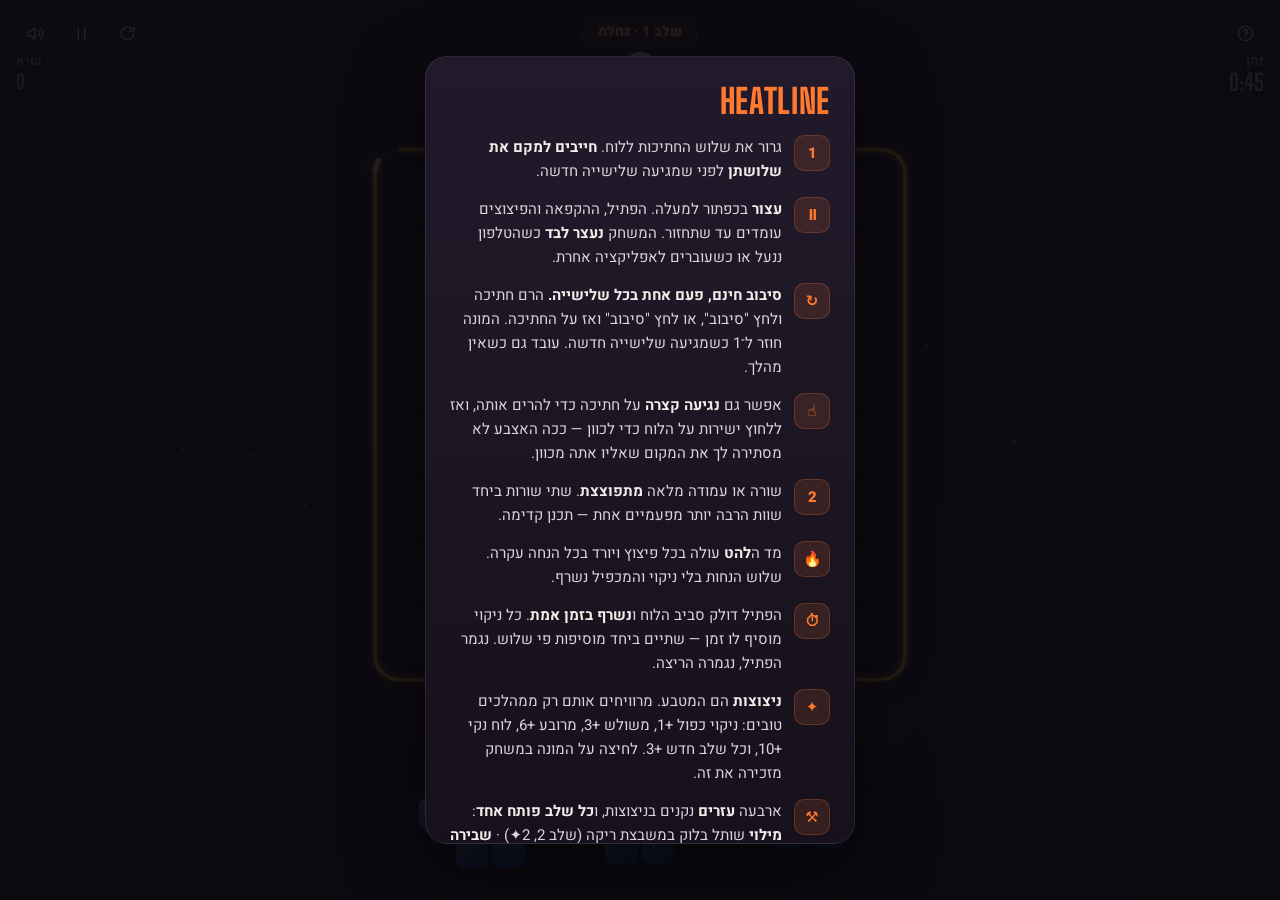
<file: index.html>
<!doctype html>
<html lang="he">
<head>
<meta charset="utf-8">
<meta name="viewport" content="width=device-width, initial-scale=1, viewport-fit=cover, user-scalable=no">
<meta name="theme-color" content="#0D0A10">
<meta name="color-scheme" content="dark">
<meta name="apple-mobile-web-app-capable" content="yes">
<meta name="mobile-web-app-capable" content="yes">
<meta name="apple-mobile-web-app-status-bar-style" content="black-translucent">
<meta name="apple-mobile-web-app-title" content="Heatline">
<meta name="description" content="Heatline — משחק בלוקים בשבעה שלבים עם פתיל בוער">
<link rel="manifest" href="./manifest.webmanifest">
<link rel="icon" type="image/png" sizes="192x192" href="./icon-192.png">
<link rel="apple-touch-icon" sizes="180x180" href="./apple-touch-icon.png">
<title>Heatline</title>
<link rel="preconnect" href="https://fonts.googleapis.com">
<link rel="preconnect" href="https://fonts.gstatic.com" crossorigin>
<link rel="stylesheet" href="https://fonts.googleapis.com/css2?family=Big+Shoulders+Display:wght@500;700;800&family=Heebo:wght@400;500;700;800&display=swap">
<style>
  :root{
    --ground:#0D0A10;
    --coal:#16111C;
    --grid:#1E1826;
    --ember:#FF7A2F;
    --ice:#5FE3D6;
    --rose:#FF4D7E;
    --violet:#9B6BFF;
    --amber:#FFC24D;
    --ink:#F3EDEA;
    --frost:#7C89A8;
    --muted:#6C6076;
  }
  html,body{height:100%;margin:0;padding:0;overflow:hidden;background:var(--ground);}
  body{
    background:var(--ground);
    color:var(--ink);
    font-family:"Heebo",system-ui,-apple-system,"Segoe UI",sans-serif;
    -webkit-font-smoothing:antialiased;
    touch-action:none;
    overscroll-behavior:none;
    user-select:none;
    -webkit-user-select:none;
    -webkit-tap-highlight-color:transparent;
  }
  #stage{position:fixed;inset:0;display:block;}
  #splash{position:absolute;inset:0;z-index:3;display:grid;place-content:center;gap:18px;
    justify-items:center;background:var(--ground);transition:opacity .35s ease;}
  #splash.gone{opacity:0;pointer-events:none;}
  .slogo{font-family:"Big Shoulders Display","Heebo",system-ui,sans-serif;font-weight:800;
    font-size:42px;letter-spacing:.06em;color:#FF7A2F;text-shadow:0 0 24px rgba(255,122,47,.5);}
  .sdot{width:34px;height:4px;border-radius:2px;background:#3A2E44;overflow:hidden;position:relative;}
  .sdot::after{content:"";position:absolute;inset:0;width:40%;border-radius:2px;
    background:linear-gradient(90deg,#FFC24D,#FF7A2F);animation:sl 1s ease-in-out infinite;}
  @keyframes sl{0%{transform:translateX(-100%)}100%{transform:translateX(250%)}}
  canvas{position:absolute;inset:0;display:block;}

  .chrome{position:absolute;top:0;left:0;right:0;display:flex;justify-content:space-between;
    align-items:flex-start;pointer-events:none;z-index:5;
    padding:max(14px, env(safe-area-inset-top,0px)) max(16px, env(safe-area-inset-right,0px)) 0 max(16px, env(safe-area-inset-left,0px));}
  .btnrow{display:flex;gap:8px;pointer-events:auto;}
  .icb{
    width:38px;height:38px;border-radius:12px;border:1px solid rgba(243,237,234,.10);
    background:rgba(30,24,38,.72);color:var(--ink);display:grid;place-items:center;
    cursor:pointer;padding:0;transition:transform .12s ease,border-color .12s ease;
  }
  .icb:hover{border-color:rgba(255,122,47,.5);}
  .icb:active{transform:scale(.92);}
  .icb:focus-visible{outline:2px solid var(--ember);outline-offset:2px;}
  .icb svg{width:19px;height:19px;fill:none;stroke:currentColor;stroke-width:1.8;stroke-linecap:round;stroke-linejoin:round;}
  .icb.off{color:var(--muted);}

  #pause{position:absolute;inset:0;z-index:10;display:none;place-items:center;
    background:rgba(13,10,16,.55);
    -webkit-backdrop-filter:blur(14px) saturate(.8);backdrop-filter:blur(14px) saturate(.8);}
  #pause.show{display:grid;animation:fade .25s ease both;}
  .pcard{width:min(84vw,340px);border-radius:22px;padding:26px 24px 20px;text-align:center;
    background:linear-gradient(180deg,rgba(34,26,43,.92),rgba(22,17,28,.96));
    border:1px solid rgba(243,237,234,.10);box-shadow:0 28px 70px rgba(0,0,0,.55);
    animation:rise .35s cubic-bezier(.2,.9,.25,1) both;}
  .ghostbtn{width:100%;margin-top:10px;padding:12px;border-radius:14px;cursor:pointer;
    background:transparent;border:1px solid rgba(243,237,234,.14);color:#C9BFCE;
    font-family:"Heebo",sans-serif;font-size:14px;font-weight:700;}
  .ghostbtn:active{transform:scale(.99);}
  #over{
    position:absolute;inset:0;z-index:10;display:none;place-items:center;
    background:radial-gradient(120% 80% at 50% 45%, rgba(13,10,16,.72), rgba(13,10,16,.96));
    
  }
  #over.show{display:grid;animation:fade .5s ease both;}
  @keyframes fade{from{opacity:0}to{opacity:1}}
  .card{
    width:min(88vw,360px);border-radius:22px;padding:26px 24px 22px;text-align:center;
    background:linear-gradient(180deg,#221A2B,#16111C);
    border:1px solid rgba(243,237,234,.09);
    box-shadow:0 28px 70px rgba(0,0,0,.6), inset 0 1px 0 rgba(255,255,255,.06);
    animation:rise .45s cubic-bezier(.2,.9,.25,1) both;
  }
  @keyframes rise{from{transform:translateY(22px) scale(.96);opacity:0}to{transform:none;opacity:1}}
  .eyebrow{font-size:12.5px;letter-spacing:.10em;color:#A79CAF;font-weight:700;}
  .badge{
    display:inline-block;margin-bottom:12px;padding:5px 13px;border-radius:999px;font-size:12px;font-weight:800;
    letter-spacing:.04em;color:#1A0E05;background:linear-gradient(100deg,var(--amber),var(--ember));
  }
  .final{
    font-family:"Big Shoulders Display","Heebo",system-ui,sans-serif;
    font-weight:800;font-size:82px;line-height:.86;letter-spacing:-.01em;margin:6px 0 2px;
    font-variant-numeric:tabular-nums;
    background:linear-gradient(180deg,#FFF3E8,#FFB37A);-webkit-background-clip:text;background-clip:text;color:transparent;
  }
  .vs{font-size:14.5px;color:#A79CAF;font-weight:500;margin-bottom:18px;}
  .vs b{color:var(--ink);font-weight:700;}
  .stats{display:grid;grid-template-columns:repeat(3,1fr);gap:8px;margin-bottom:20px;}
  .stat{background:rgba(13,10,16,.55);border:1px solid rgba(243,237,234,.06);border-radius:13px;padding:10px 4px;}
  .stat .n{font-family:"Big Shoulders Display","Heebo",sans-serif;font-weight:700;font-size:27px;line-height:1;
    font-variant-numeric:tabular-nums;}
  .stat .l{font-size:12px;color:#9E93A6;margin-top:5px;font-weight:600;}
  .again{
    width:100%;padding:14px;border:0;border-radius:14px;cursor:pointer;
    font-family:"Heebo",sans-serif;font-size:16px;font-weight:800;color:#1A0E05;
    background:linear-gradient(100deg,var(--amber),var(--ember));
    box-shadow:0 8px 24px rgba(255,122,47,.3);transition:transform .12s ease,box-shadow .12s ease;
  }
  .again:hover{transform:translateY(-1px);box-shadow:0 12px 30px rgba(255,122,47,.4);}
  .again:active{transform:translateY(1px) scale(.99);}
  .again:focus-visible{outline:2px solid var(--ink);outline-offset:3px;}

  #help{position:absolute;inset:0;z-index:11;display:none;place-items:center;
    background:rgba(13,10,16,.9);}
  #help.show{display:grid;animation:fade .3s ease both;}
  .hcard{width:min(88vw,380px);max-height:82vh;overflow-y:auto;border-radius:22px;padding:24px;
    background:linear-gradient(180deg,#221A2B,#16111C);border:1px solid rgba(243,237,234,.09);
    box-shadow:0 28px 70px rgba(0,0,0,.6);animation:rise .4s cubic-bezier(.2,.9,.25,1) both;}
  .hcard h2{font-family:"Big Shoulders Display","Heebo",sans-serif;font-weight:800;font-size:34px;
    margin:0 0 14px;letter-spacing:.02em;color:var(--ember);}
  .rule{display:flex;gap:12px;align-items:flex-start;margin-bottom:14px;text-align:right;}
  .rule .k{flex:0 0 auto;width:34px;height:34px;border-radius:10px;display:grid;place-items:center;
    font-weight:800;font-size:15px;background:rgba(255,122,47,.13);color:var(--ember);border:1px solid rgba(255,122,47,.22);}
  .rule .t{font-size:15px;line-height:1.6;color:#DCD4DF;}
  .rule .t b{color:var(--ink);font-weight:700;}
  #stall{position:absolute;left:12px;right:12px;bottom:max(12px, env(safe-area-inset-bottom,0px));z-index:11;
    display:none;padding:10px 14px;border-radius:12px;font-size:12.5px;line-height:1.5;
    background:rgba(60,20,20,.94);border:1px solid rgba(255,107,107,.45);color:#F3EDEA;
    font-family:ui-monospace,SFMono-Regular,Menlo,monospace;}
  #stall.show{display:block;}
  #stall b{color:#FF8A80;margin-left:8px;font-family:"Heebo",sans-serif;}
  #oops{position:absolute;inset:0;z-index:12;display:none;place-items:center;
    background:rgba(13,10,16,.94);padding:20px;}
  #oops.show{display:grid;}
  .ocard{width:min(88vw,360px);border-radius:20px;padding:22px;text-align:center;
    background:linear-gradient(180deg,#2A1A1A,#16111C);border:1px solid rgba(255,107,107,.3);}
  .omsg{font-size:13px;line-height:1.5;color:#C9BFCE;margin:10px 0 18px;
    font-family:ui-monospace,SFMono-Regular,Menlo,monospace;word-break:break-word;}
  .hsub{font-size:12px;letter-spacing:.14em;color:#8E8398;font-weight:700;margin:18px 0 8px;text-align:right;}
  .stages{display:flex;flex-direction:column;gap:6px;margin-bottom:8px;}
  .srow{display:grid;grid-template-columns:28px 1fr auto;gap:10px;align-items:center;
    background:rgba(13,10,16,.5);border:1px solid rgba(243,237,234,.06);border-radius:11px;padding:9px 11px;}
  .srow .sn{width:28px;height:28px;border-radius:9px;display:grid;place-items:center;font-weight:800;font-size:13.5px;}
  .srow .st{font-weight:800;font-size:15px;color:var(--ink);}
  .srow .ss{font-size:13px;font-weight:700;color:#FFC24D;font-variant-numeric:tabular-nums;}
  .srow .sd{grid-column:2/4;font-size:13px;color:#A79CAF;line-height:1.45;}
  @media (prefers-reduced-motion:reduce){*{animation-duration:.01ms !important;}}
</style>
</head>
<body>
<div id="stage">
  <div id="splash"><div class="slogo">HEATLINE</div><div class="sdot"></div></div>
  <canvas id="cv"></canvas>
  <div id="safeb" aria-hidden="true" style="position:absolute;bottom:0;left:0;width:0;height:env(safe-area-inset-bottom,0px);pointer-events:none;"></div>
  <div class="chrome">
    <div class="btnrow">
      <button class="icb" id="bSound" aria-label="צליל">
        <svg viewBox="0 0 24 24"><path d="M11 5 6 9H3v6h3l5 4V5Z"/><path id="wave1" d="M15.5 8.5a5 5 0 0 1 0 7"/><path id="wave2" d="M18.5 5.5a9 9 0 0 1 0 13"/></svg>
      </button>
      <button class="icb" id="bPause" aria-label="עצור">
        <svg viewBox="0 0 24 24"><path id="pIco" d="M8 5v14M16 5v14"/></svg>
      </button>
      <button class="icb" id="bReset" aria-label="התחל מחדש">
        <svg viewBox="0 0 24 24"><path d="M20 12a8 8 0 1 1-2.6-5.9"/><path d="M20 4v5h-5"/></svg>
      </button>
    </div>
    <div class="btnrow">
      <button class="icb" id="bHelp" aria-label="איך משחקים">
        <svg viewBox="0 0 24 24"><circle cx="12" cy="12" r="9"/><path d="M9.6 9.2a2.5 2.5 0 1 1 3.3 2.4c-.6.2-.9.8-.9 1.4v.5"/><path d="M12 16.8h.01"/></svg>
      </button>
    </div>
  </div>

  <div id="stall" dir="rtl"><b>נרשמה תקיעה</b><span id="stallMsg"></span></div>
  <div id="oops">
    <div class="ocard" dir="rtl">
      <div class="eyebrow">משהו נתקע</div>
      <div class="omsg" id="oopsMsg"></div>
      <button class="again" id="oopsBtn">התחל מחדש</button>
    </div>
  </div>

  <div id="pause">
    <div class="pcard" dir="rtl">
      <div class="eyebrow">מושהה</div>
      <div class="final" id="pScore">0</div>
      <div class="vs" id="pStage"></div>
      <button class="again" id="bResume">המשך</button>
      <button class="ghostbtn" id="bPauseReset">התחל מחדש</button>
    </div>
  </div>
  <div id="over">
    <div class="card" dir="rtl">
      <div id="ovBadge"></div>
      <div class="eyebrow" id="ovEyebrow">הריצה נגמרה</div>
      <div class="final" id="ovScore">0</div>
      <div class="vs" id="ovVs"></div>
      <div class="stats">
        <div class="stat"><div class="n" id="ovLines">0</div><div class="l">שורות</div></div>
        <div class="stat"><div class="n" id="ovCombo">0</div><div class="l">שיא רצף</div></div>
        <div class="stat"><div class="n" id="ovMult">1</div><div class="l" id="ovMultL">גחלת</div></div>
      </div>
      <button class="again" id="bAgain">עוד ריצה</button>
    </div>
  </div>

  <div id="help">
    <div class="hcard" dir="rtl">
      <h2>HEATLINE</h2>
      <div class="rule"><div class="k">1</div><div class="t">גרור את שלוש החתיכות ללוח. <b>חייבים למקם את שלושתן</b> לפני שמגיעה שלישייה חדשה.</div></div>
      <div class="rule"><div class="k">⏸</div><div class="t"><b>עצור</b> בכפתור למעלה. הפתיל, ההקפאה והפיצוצים עומדים עד שתחזור. המשחק <b>נעצר לבד</b> כשהטלפון ננעל או כשעוברים לאפליקציה אחרת.</div></div>
      <div class="rule"><div class="k">↻</div><div class="t"><b>סיבוב חינם, פעם אחת בכל שלישייה.</b> הרם חתיכה ולחץ "סיבוב", או לחץ "סיבוב" ואז על החתיכה. המונה חוזר ל־1 כשמגיעה שלישייה חדשה. עובד גם כשאין מהלך.</div></div>
      <div class="rule"><div class="k">☝</div><div class="t">אפשר גם <b>נגיעה קצרה</b> על חתיכה כדי להרים אותה, ואז ללחוץ ישירות על הלוח כדי לכוון — ככה האצבע לא מסתירה לך את המקום שאליו אתה מכוון.</div></div>
      <div class="rule"><div class="k">2</div><div class="t">שורה או עמודה מלאה <b>מתפוצצת</b>. שתי שורות ביחד שוות הרבה יותר מפעמיים אחת — תכנן קדימה.</div></div>
      <div class="rule"><div class="k">🔥</div><div class="t">מד ה<b>להט</b> עולה בכל פיצוץ ויורד בכל הנחה עקרה. שלוש הנחות בלי ניקוי והמכפיל נשרף.</div></div>
      <div class="rule"><div class="k">⏱</div><div class="t">הפתיל דולק סביב הלוח ו<b>נשרף בזמן אמת</b>. כל ניקוי מוסיף לו זמן — שתיים ביחד מוסיפות פי שלוש. נגמר הפתיל, נגמרה הריצה.</div></div>
      <div class="rule"><div class="k">✦</div><div class="t"><b>ניצוצות</b> הם המטבע. מרוויחים אותם רק ממהלכים טובים: ניקוי כפול +1, משולש +3, מרובע +6, לוח נקי +10, וכל שלב חדש +3. לחיצה על המונה במשחק מזכירה את זה.</div></div>
      <div class="rule"><div class="k">⚒</div><div class="t">ארבעה <b>עזרים</b> נקנים בניצוצות, ו<b>כל שלב פותח אחד</b>: <b>מילוי</b> שותל בלוק במשבצת ריקה (שלב 2, 2✦) · <b>שבירה</b> מוחקת בלוק (שלב 3, 3✦) · <b>הקפאה</b> עוצרת את הפתיל ל־10 שניות (שלב 4, 5✦) · <b>החלפה</b> מחליפה חתיכה אחת במגש בחתיכה שמתאימה ללוח (שלב 5, 3✦).</div></div>
      <div class="rule"><div class="k">!</div><div class="t">כשאף חתיכה לא נכנסת אתה לא מת מיד — אם יש לך ניצוצות תקבל <b>הזדמנות אחרונה</b> להשתמש בעזר. הפתיל ממשיך לבעור בינתיים.</div></div>
      <div class="rule"><div class="k">▣</div><div class="t"><b>כל שלב מגדיל את הלוח</b> — 8×8 בהתחלה, 14×14 בשלב האחרון — והחתיכות גדלות איתו. שורה ארוכה קשה יותר להשלמה, ושווה יותר ניקוד ויותר זמן.</div></div>
      <div class="rule"><div class="k">❄</div><div class="t">בלוק שלא נגעת בו הרבה זמן <b>מתגבש</b>. בלוק מגובש שורד פיצוץ אחד — פינה מוזנחת הופכת לכתם.</div></div>
      <div class="rule"><div class="k">◆</div><div class="t">הקו הדק מתחת לניקוד הוא <b>הריצה הכי טובה שלך</b> באותו מספר הנחות. אתה מתחרה בעצמך.</div></div>
      <div class="hsub">שבעת השלבים</div>
      <div class="stages" id="stageList"></div>
      <button class="again" id="bCloseHelp">הבנתי</button>
    </div>
  </div>
</div>

<script>
(function(){
"use strict";

/* ─────────── storage ─────────── */
const store = {
  get(k, d){ try{ const v = localStorage.getItem("heatline."+k); return v==null?d:JSON.parse(v); }catch(e){ return d; } },
  set(k, v){ try{ localStorage.setItem("heatline."+k, JSON.stringify(v)); }catch(e){} }
};

/* ─────────── palette ─────────── */
const mkPal = a => a.map(([h,s,l])=>({h,s,l}));
const PAL = [
  {h:174, s:70, l:56},   // ice
  {h:344, s:96, l:64},   // rose
  {h:262, s:92, l:70},   // violet
  {h: 38, s:98, l:60},   // amber
  {h:206, s:88, l:62}    // sky
];
const hsl=(c,dl=0,a=1,ds=0)=>`hsla(${c.h},${Math.max(0,c.s+ds)}%,${Math.min(96,Math.max(4,c.l+dl))}%,${a})`;
const FROST = {h:218, s:16, l:56};

/* ─────────── shapes ─────────── */
function P(str, tier){
  const rows = str.split("/"), cells=[];
  let mr=0, mc=0;
  rows.forEach((row,r)=>[...row].forEach((ch,c)=>{ if(ch==="#"){ cells.push([r,c]); mr=Math.max(mr,r); mc=Math.max(mc,c); } }));
  return {cells, h:mr+1, w:mc+1, n:cells.length, tier:tier||0};
}
const SHAPES = [
  P("#"), P("##"), P("#/#"),
  P("###"), P("#/#/#"),
  P("####"), P("#/#/#/#"),
  P("##/##"),
  P("#./##"), P("##/#."), P("##/.#"), P(".#/##"),
  P("###/.#."), P(".#./###"), P("#./##/#."), P(".#/##/.#"),
  P(".##/##."), P("##./.##"), P("#./##/.#"), P(".#/##/#."),
  P("#./#./##"), P("##/.#/.#"), P("##/#./#."), P(".#/.#/##"),
  P("###/#.."), P("###/..#"), P("#../###"), P("..#/###"),
  P("#####",1), P("#/#/#/#/#",1),
  P("###/###",1), P("##/##/##",1),
  P("#../#../###",1), P("###/#../#..",1), P("###/..#/..#",1), P("..#/..#/###",1),
  P("######",2), P("#/#/#/#/#/#",2),
  P("###/###/###",2), P("####/####",2), P("##/##/##/##",2)
];

/* ─────────── the seven stages ─────────── */
// each stage owns a threshold, a sky, and exactly one rule change, so the
// player can always name what just got harder
const STAGES = [
  {name:"גחלת", at:0,     h1:255, h2:205, crystal:0,  grow:false, note:"הלוח פתוח. תלמד את הקצב", pal:mkPal([[190,74,58],[218,86,64],[262,90,70],[292,74,68],[166,64,54]]), air:{hue:196, sat:82, lum:74, dir: 1, sp:0.30, size:1.00, n:34, a:0.50}},
  {name:"ניצוץ", at:1200,  h1:275, h2:232, crystal:20, grow:true , note:"בלוק נטוש מתחיל להתגבש", pal:mkPal([[182,78,58],[206,88,64],[250,88,70],[300,72,68],[160,66,54]]), air:{hue:188, sat:88, lum:76, dir: 1, sp:0.36, size:1.05, n:40, a:0.55}},
  {name:"להבה", at:2600,  h1:305, h2:262, crystal:20, grow:true,  note:"הפתיל בוער מהר יותר", pal:mkPal([[174,70,56],[262,92,70],[318,92,66],[204,86,62],[286,76,68]]), air:{hue:302, sat:86, lum:70, dir:-1, sp:0.30, size:1.00, n:32, a:0.50}},
  {name:"מדורה",at:4800,  h1:335, h2:292, crystal:14, grow:true , note:"ההתגבשות מהירה — 14 סבבים", pal:mkPal([[332,94,66],[286,88,70],[352,90,64],[26,96,60],[196,80,58]]), air:{hue:336, sat:92, lum:68, dir:-1, sp:0.40, size:1.10, n:38, a:0.55}},
  {name:"כבשן",at:6800,  h1:365, h2:330, crystal:14, grow:true,  note:"הפתיל בוער מהר יותר", pal:mkPal([[8,94,62],[30,98,60],[46,98,60],[344,92,64],[202,84,60]]), air:{hue:24, sat:100, lum:64, dir:-1, sp:0.54, size:1.25, n:46, a:0.60}},
  {name:"לבה",   at:9500,  h1:385, h2:355, crystal:10, grow:true , note:"המגש נעשה אכזרי · התגבשות ב־10", pal:mkPal([[4,96,58],[20,100,58],[38,100,58],[350,94,60],[278,80,66]]), air:{hue:14, sat:100, lum:60, dir:-1, sp:0.64, size:1.35, n:52, a:0.66}},
  {name:"שמש",  at:13000, h1:405, h2:380, crystal:10, grow:true,  note:"הקצב המרבי · הלוח בשיאו", pal:mkPal([[44,100,64],[28,100,60],[56,100,64],[10,96,60],[190,88,64]]), air:{hue:44, sat:100, lum:72, dir:-1, sp:0.74, size:1.45, n:58, a:0.72}}
];
const SPARK_FOR_LINES = {2:1, 3:3, 4:6, 5:9};
const COST = {fill:2, hammer:3, freeze:5, swap:3};

/* ─────────── tuning ─────────── */
const CFG = {
  startN: 8,
  maxN: 14,
  fuseMax: 45,          // seconds the fuse can ever hold; it starts full
  fuseStart: 45,
  fuseGain: (L, n) => 8*L*(1 + (L-1)*0.5) * (1 + (n-8)*0.09),  // longer rows repay more time
  // barely smoulders while you are learning, becomes the wall once you are good;
  // every board expansion is itself a step up in tempo
  fuseBurn: (sc, n) => (0.4 + Math.min(1.3, sc/9000*1.3)) * (1 + (n-8)*0.11),
  heatPerLine: 0.30,
  heatDecay: 0.34,
  cruelFull: 9000,
  clearDelay: 300
};

/* ─────────── state ─────────── */
let W=0,H=0,DPR=1;
let board = {x:0,y:0,size:0,cell:0,cellAnim:0};
let trayBox = {x:0,y:0,w:0,h:0};
let powerBox = {x:0,y:0,w:0,h:0};
let rotBox = {x:0,y:0,w:0,h:0};
const ROT_STRIP = 30;
// shadowBlur is by far the costliest canvas call on mobile GPUs. Cap how many
// blocks may use it per frame, and drop it entirely if frames start to slip.
let qual = 1, frameAvg = 16, glowBudget = 0;
let onScreen = true;
let headerH=0;

const G = {};
function newGame(){
  G.N = CFG.startN;
  G.grid = Array.from({length:G.N},()=>Array(G.N).fill(null));
  G.tray = [null,null,null];
  G.score = 0; G.shown = 0;
  G.heat = 0; G.mult = 1; G.maxMult = 1;
  G.combo = 0; G.maxCombo = 0;
  G.placements = 0; G.linesCleared = 0;
  G.stage = 0; G.maxStage = 0;
  G.sparks = 0; G.sparksEarned = 0;
  G.tool = null; G.lastChance = false; G.pick = null;
  G.freezeUntil = 0; G.sparkInfoUntil = 0; G.lockHint = null;
  G.rotLeft = 1;
  G.paused = false; G.pausedAt = 0;
  G.state = "play";     // play | clearing | growing | dead
  G.fuse = CFG.fuseStart;
  G.warned = 99;
  G.reason = "space";
  G.timer = 0;
  G.stateDue = Infinity;
  G.pending = null;
  G.run = [0];
  G.dead = 0;
  G.shake = 0; G.shakeX=0; G.shakeY=0;
  G.flash = 0;
  G.scorePunch = 0;
  G.newSlots = [];
  G.growPulse = 0;
  G.banner = null;
  G.wave = null;
  G.hintPulse = 0;
  particles.length = 0; floaters.length = 0; rings.length = 0;
  refillTray(true);
  layout(true);
}
let best = store.get("best", 0);
let ghost = store.get("ghost", null);
let muted = store.get("mute", false);

const particles=[], floaters=[], rings=[];
const reduce = matchMedia("(prefers-reduced-motion: reduce)").matches;

/* ─────────── board helpers ─────────── */
function fits(shape, r, c){
  for(const [dr,dc] of shape.cells){
    const rr=r+dr, cc=c+dc;
    if(rr<0||cc<0||rr>=G.N||cc>=G.N) return false;
    if(G.grid[rr][cc]) return false;
  }
  return true;
}
function countFits(shape){
  let n=0;
  for(let r=0;r<=G.N-shape.h;r++) for(let c=0;c<=G.N-shape.w;c++) if(fits(shape,r,c)) n++;
  return n;
}
function canPlace(shape){
  for(let r=0;r<=G.N-shape.h;r++) for(let c=0;c<=G.N-shape.w;c++) if(fits(shape,r,c)) return true;
  return false;
}
/* would this shape complete any line somewhere? */
function completesSomewhere(shape){
  for(let r=0;r<=G.N-shape.h;r++) for(let c=0;c<=G.N-shape.w;c++){
    if(!fits(shape,r,c)) continue;
    const marks = shape.cells.map(([dr,dc])=>[r+dr,c+dc]);
    const rows=new Set(marks.map(m=>m[0])), cols=new Set(marks.map(m=>m[1]));
    const has=(rr,cc)=> !!G.grid[rr][cc] || marks.some(m=>m[0]===rr&&m[1]===cc);
    for(const rr of rows){ let f=true; for(let cc=0;cc<G.N;cc++) if(!has(rr,cc)){f=false;break;} if(f) return true; }
    for(const cc of cols){ let f=true; for(let rr=0;rr<G.N;rr++) if(!has(rr,cc)){f=false;break;} if(f) return true; }
  }
  return false;
}

/* ─────────── the cruel generator ─────────── */
function startStageWave(){
  const P = palette();
  for(let r=0;r<G.N;r++) for(let c=0;c<G.N;c++){
    const cl = G.grid[r][c]; if(!cl) continue;
    cl.newC = P[(Math.random()*P.length)|0];
    cl.flipAt = ((r+c)/(2*Math.max(1,G.N-1))) * 0.5;
  }
  G.wave = {t:0, dur:1.0, hue: (((STAGES[G.stage].h1 % 360)+360)%360)};
}
function finishStageWave(){
  for(let r=0;r<G.N;r++) for(let c=0;c<G.N;c++){
    const cl = G.grid[r][c];
    if(cl && cl.flipAt!=null){ if(cl.newC) cl.c = cl.newC; cl.newC=null; cl.flipAt=null; }
  }
  G.wave = null;
}
function drawStageWave(){
  if(!G.wave) return;
  const p = Math.min(1, G.wave.t/G.wave.dur);
  const e = 1-Math.pow(1-p, 2.2);
  const cx = W/2, cy = board.y + board.size/2;
  const maxR = Math.hypot(Math.max(cx, W-cx), Math.max(cy, H-cy)) * 1.08;
  const r = Math.max(1, maxR*e), band = Math.max(30, maxR*0.13);
  const a = (1-p)*(1-p);
  ctx.save();
  ctx.globalCompositeOperation = "lighter";
  const g = ctx.createRadialGradient(cx, cy, Math.max(0, r-band), cx, cy, r);
  g.addColorStop(0,    `hsla(${G.wave.hue},100%,62%,0)`);
  g.addColorStop(0.70, `hsla(${G.wave.hue},100%,66%,${0.34*a})`);
  g.addColorStop(0.94, `hsla(${G.wave.hue},100%,86%,${0.46*a})`);
  g.addColorStop(1,    `hsla(${G.wave.hue},100%,86%,0)`);
  ctx.fillStyle = g; ctx.fillRect(0,0,W,H);
  ctx.restore();
}

function palette(){ const st = STAGES[G.stage||0]; return (st && st.pal) || PAL; }

/* ─────────── the weather of each stage ─────────── */
const air = [];
function newMote(cfg, anywhere){
  return {x: Math.random()*W,
          y: anywhere ? Math.random()*H : (cfg.dir<0 ? H+12 : -12),
          vx: (Math.random()-.5)*0.3,
          vy: (0.25+Math.random()*0.85)*cfg.sp,
          r: (0.9+Math.random()*1.7)*cfg.size,
          life: 0.45+Math.random()*0.55, tw: Math.random()*6.28};
}
function updateAir(){
  const cfg = STAGES[G.stage||0].air;
  const want = qual ? cfg.n : Math.round(cfg.n*0.3);
  while(air.length < want) air.push(newMote(cfg, true));
  while(air.length > want) air.pop();
  for(let i=0;i<air.length;i++){
    const m = air[i];
    m.x += m.vx; m.y += m.vy*cfg.dir; m.tw += 0.035; m.life -= 0.0014;
    if(m.life<=0 || m.y<-24 || m.y>H+24) air[i] = newMote(cfg, false);
  }
}
function drawAir(){
  const cfg = STAGES[G.stage||0].air;
  ctx.save();
  ctx.globalCompositeOperation = "lighter";
  ctx.fillStyle = `hsl(${cfg.hue},${cfg.sat}%,${cfg.lum}%)`;
  for(const m of air){
    ctx.globalAlpha = Math.max(0, m.life) * (0.35+0.65*Math.abs(Math.sin(m.tw))) * cfg.a * 0.85;
    ctx.beginPath(); ctx.arc(m.x, m.y, m.r, 0, 6.2832); ctx.fill();
  }
  ctx.restore();
}

function cruelty(){
  const base = Math.min(1, G.score / CFG.cruelFull);
  return G.stage>=5 ? Math.max(base, 0.92) : base;   // Lava: the tray turns on you
}
function tierMax(){ return G.N>=10?2 : G.N>=9?1 : 0; }

function pickPiece(cr){
  const pool = SHAPES.filter(s=>s.tier<=tierMax());
  const cands=[];
  const used=new Set();
  for(let i=0;i<9 && cands.length<7;i++){
    const idx = (Math.random()*pool.length)|0;
    if(used.has(idx)) continue;
    used.add(idx);
    const s = pool[idx];
    const f = countFits(s);
    cands.push({s, fit: f + (f>0 && completesSomewhere(s) ? 26 : 0)});
  }
  cands.sort((a,b)=>b.fit-a.fit);
  // cruelty 0 → strongly biased to best-fitting; cruelty 1 → biased to worst
  const p = Math.pow(Math.random(), 3 - 2.6*cr);
  const i = Math.min(cands.length-1, Math.floor(p*cands.length));
  return cands[i].s;
}
function refillTray(force){
  const cr = cruelty();
  for(let attempt=0; attempt<4; attempt++){
    const c = attempt>1 ? 0 : cr;
    const set=[0,1,2].map(()=>({shape:pickPiece(c), color:palette()[(Math.random()*palette().length)|0], born:performance.now(), idle:Math.random()*6}));
    if(set.some(p=>canPlace(p.shape)) || attempt===3){ G.tray = set; G.pick = null; G.rotLeft = 1; return; }
  }
}

/* ─────────── cells ─────────── */
function mkCell(color){
  return {c:color, age:0, crystal:false, sx:1.35, sy:0.62, vsx:0, vsy:0, ox:0, oy:0, vox:0, voy:0, glow:1, dying:0, delay:0};
}

/* ─────────── placement ─────────── */
function place(pi, r, c){
  const p = G.tray[pi];
  for(const [dr,dc] of p.shape.cells){
    const cell = mkCell(p.color);
    cell.oy = -6;
    G.grid[r+dr][c+dc] = cell;
  }
  G.tray[pi] = null;
  G.pick = null;
  G.placements++;
  // age everything else
  for(let rr=0;rr<G.N;rr++) for(let cc=0;cc<G.N;cc++){
    const cell=G.grid[rr][cc]; if(!cell) continue;
    const fresh = p.shape.cells.some(([dr,dc])=>r+dr===rr && c+dc===cc);
    if(!fresh){
      cell.age++;
      const ca = STAGES[G.stage].crystal;
      if(ca && cell.age>=ca) cell.crystal=true;
    }
  }
  const cx = board.x + (c + p.shape.w/2)*board.cell;
  const cy = board.y + (r + p.shape.h/2)*board.cell;
  for(let i=0;i<10;i++) spark(cx + (Math.random()-.5)*p.shape.w*board.cell, cy + p.shape.h*board.cell/2, p.color, 1.1, -1);
  sfx.place();
  buzz(9);
  G.shake = Math.min(G.shake+1.6, 6);

  const lines = findLines();
  if(lines.length){
    startClear(lines);
  } else {
    G.combo = 0;
    G.heat = Math.max(0, G.heat - CFG.heatDecay);
    afterTurn();
  }
}
function findLines(){
  const out=[];
  for(let r=0;r<G.N;r++){ let f=true; for(let c=0;c<G.N;c++) if(!G.grid[r][c]){f=false;break;} if(f) out.push({t:"r",i:r}); }
  for(let c=0;c<G.N;c++){ let f=true; for(let r=0;r<G.N;r++) if(!G.grid[r][c]){f=false;break;} if(f) out.push({t:"c",i:c}); }
  return out;
}

function startClear(lines){
  G.state="clearing"; G.timer=0; G.stateDue = performance.now() + CFG.clearDelay + 900;
  const WIN = CFG.clearDelay/1000, STAG = WIN*0.42;
  const set=new Map();
  for(const L of lines){
    for(let k=0;k<G.N;k++){
      const r = L.t==="r"?L.i:k, c = L.t==="r"?k:L.i;
      const key = r*100+c;
      if(!set.has(key)) set.set(key,{r,c,d:k/G.N});
      else set.get(key).d = Math.min(set.get(key).d, k/G.N);
    }
  }
  // a line made entirely of crystal must still clear, or it locks the board forever
  const force = new Set();
  for(const L of lines){
    let all=true;
    for(let k=0;k<G.N;k++){
      const r = L.t==="r"?L.i:k, c = L.t==="r"?k:L.i;
      if(!G.grid[r][c].crystal){ all=false; break; }
    }
    if(all) for(let k=0;k<G.N;k++){
      const r = L.t==="r"?L.i:k, c = L.t==="r"?k:L.i;
      force.add(r*100+c);
    }
  }
  let removed=0, crystals=0;
  for(const [key,v] of set){
    const cell = G.grid[v.r][v.c];
    cell.delay = v.d*STAG;
    if(cell.crystal && !force.has(key)){ cell.dying = -1; crystals++; }   // survives one blast
    else { cell.dying = 1; removed++; }
  }
  const L = lines.length;
  const lineBonus = L*(L+1)/2;
  const gained = Math.round(removed * 10 * lineBonus * G.mult);
  G.pending = {lines, set, gained, removed, crystals};
  G.linesCleared += L;
  G.combo++; G.maxCombo = Math.max(G.maxCombo, G.combo);
  G.heat = Math.min(1, G.heat + CFG.heatPerLine*L);
  G.fuse = Math.min(CFG.fuseMax, G.fuse + CFG.fuseGain(L, G.N));
  const sp = SPARK_FOR_LINES[Math.min(5,L)] || 0;
  if(sp){ G.sparks += sp; G.sparksEarned += sp; floaters.push({x:W/2, y:board.y+board.size*0.30, vy:-1.1, life:1.3, txt:"✦ +"+sp, big:false, hue:48}); }
  sfx.clear(L, G.combo);
  buzz(L>1?[14,40,22,40,30]:[16,30,26]);
  G.shake = Math.min(G.shake + 5 + L*4, 22);
  G.flash = Math.min(1, .18 + L*.16);
  // beam rings
  for(const Ln of lines){
    const isRow = Ln.t==="r";
    rings.push({
      t:0, dur:.30, row:isRow, i:Ln.i,
      col: palette()[(Math.random()*palette().length)|0]
    });
  }
}
function commitClear(){
  const {set, gained, lines} = G.pending;
  // shockwave epicentres
  const waves = lines.map(L=>({row:L.t==="r", i:L.i}));
  for(const v of set.values()){
    const cell = G.grid[v.r][v.c];
    if(cell.dying===1){
      const cx = board.x+(v.c+.5)*board.cell, cy = board.y+(v.r+.5)*board.cell;
      for(let i=0;i<7;i++) spark(cx,cy,cell.c, 2.4, 0);
      G.grid[v.r][v.c]=null;
    } else {
      cell.dying=0; cell.crystal=false; cell.age=0;
      cell.sx=1.3; cell.sy=.7; cell.glow=1;
    }
  }
  // push the neighbours
  for(let r=0;r<G.N;r++) for(let c=0;c<G.N;c++){
    const cell=G.grid[r][c]; if(!cell) continue;
    for(const w of waves){
      const d = w.row ? (r-w.i) : (c-w.i);
      if(d===0) continue;
      const f = 7.5/(1+Math.abs(d)*1.15) * Math.sign(d);
      if(w.row) cell.voy += f; else cell.vox += f;
      cell.sy += .06; cell.glow = Math.min(1, cell.glow+.35);
    }
  }
  addScore(gained, lines);
  // perfect clear
  let empty=true;
  for(let r=0;r<G.N && empty;r++) for(let c=0;c<G.N;c++) if(G.grid[r][c]){empty=false;break;}
  if(empty){
    const bonus = Math.round(2000*G.mult);
    addScore(bonus, null, "לוח נקי!");
    G.flash=1; G.shake=26; G.heat=1;
    sfx.perfect(); buzz([20,50,20,50,20,60,40]);
  }
  G.pending=null;
  const more = findLines();          // safety net: never leave a full line standing
  if(more.length){ startClear(more); return; }
  afterTurn();
}
function addScore(n, lines, label){
  G.score += n;
  G.scorePunch = 1;
  let x = W/2, y = board.y + board.size*.42;
  if(lines && lines.length){
    const L=lines[0];
    x = L.t==="r" ? W/2 : board.x+(L.i+.5)*board.cell;
    y = L.t==="r" ? board.y+(L.i+.5)*board.cell : board.y+board.size*.5;
  }
  floaters.push({x: x + (Math.random()-.5)*board.cell*1.1, y,vy:-1.5,life:1,txt:(label?label+" ":"+")+ (label?"":"")+n, big:!!label, hue: label?38:(20+G.heat*20)});
}

function afterTurn(){
  G.mult = 1 + G.heat*3;
  G.maxMult = Math.max(G.maxMult, G.mult);
  G.run[G.placements] = G.score;

  // stage advance
  if(G.stage+1 < STAGES.length && G.score >= STAGES[G.stage+1].at){
    G.stage++;
    G.maxStage = Math.max(G.maxStage, G.stage);
    const st = STAGES[G.stage];
    G.sparks += 3; G.sparksEarned += 3;
    const gift = TOOLS.find(T => T.unlock === G.stage);
    G.banner = {t:0, dur:2.4, title:`שלב ${G.stage+1} · ${st.name}`,
                sub: gift ? `נפתח עזר: ${gift.name} · ${gift.cost}✦ · ${st.note}` : st.note};
    startStageWave();
    floaters.length = 0;
    sfx.grow(); buzz([25,50,25,50,45]);
    G.flash = .5;
    if(st.grow && G.N < CFG.maxN){ grow(); return; }
    G.growPulse = 1;
  }
  if(G.tray.every(p=>!p)) refillTray();
  G.state="play";
  settleOrDie();
}

// no piece fits — but a spark you have banked may still save the run
function settleOrDie(){
  if(G.tray.some(p=>p && canPlace(p.shape))){ G.lastChance=false; return; }
  const canSave = TOOLS.some(T => unlocked(T) && T.id!=="freeze" && G.sparks >= T.cost);
  if(canSave){ G.lastChance = true; G.state="play"; G.hintPulse = 1; }
  else die("space");
}

function grow(){
  G.state="growing"; G.timer=0; G.stateDue = performance.now() + 2200;
  G.N++;
  for(const row of G.grid) row.push(null);
  G.grid.push(Array(G.N).fill(null));
  G.newSlots=[];
  for(let r=0;r<G.N;r++) G.newSlots.push({r, c:G.N-1});
  for(let c=0;c<G.N-1;c++) G.newSlots.push({r:G.N-1, c});
  G.growPulse=1;
  layout(false);
  board.cellAnim = Math.min(board.cellAnim, board.size*1.045/G.N);
  floaters.length = 0;                 // clear the score pops so the banner can be read
  if(G.banner) G.banner.title += ` · ${G.N}×${G.N}`;
  G.flash=.5; G.shake=14;
}

function die(reason){
  if(G.state==="dead") return;
  G.reason = reason||"space";
  G.state="dead"; G.dead=0;
  sfx.dead();
  buzz([40,80,40,120]);
  if(G.score > best){ best = G.score; store.set("best", best); store.set("ghost", G.run); }
}

/* ─────────── particles ─────────── */
function spark(x,y,col,power,dir){
  if(particles.length>420) return;
  const a = dir===-1 ? (Math.PI*0.15 + Math.random()*Math.PI*0.7) : Math.random()*Math.PI*2;
  const sp = (1.2+Math.random()*3.6)*power;
  particles.push({
    x, y, vx:Math.cos(a)*sp, vy:Math.sin(a)*sp - (dir===-1?1.2:0),
    life:1, decay:.016+Math.random()*.02, size:1.6+Math.random()*3.4*power,
    col, rot:Math.random()*6.28, vr:(Math.random()-.5)*.4
  });
}

/* ─────────── audio ─────────── */
let actx=null;
function AC(){
  if(!actx){ try{ actx = new (window.AudioContext||window.webkitAudioContext)(); }catch(e){ actx=false; } }
  if(actx && actx.state==="suspended") actx.resume();
  return actx;
}
function tone(f, f2, dur, type, gain, when){
  if(muted) return;
  const a=AC(); if(!a) return;
  const t0=a.currentTime+(when||0);
  const o=a.createOscillator(), g=a.createGain();
  o.type=type||"sine"; o.frequency.setValueAtTime(f,t0);
  if(f2) o.frequency.exponentialRampToValueAtTime(Math.max(30,f2), t0+dur);
  g.gain.setValueAtTime(0,t0);
  g.gain.linearRampToValueAtTime(gain||.1, t0+0.008);
  g.gain.exponentialRampToValueAtTime(0.0001, t0+dur);
  o.connect(g); g.connect(a.destination); o.start(t0); o.stop(t0+dur+.03);
  o.onended = () => { try{ o.disconnect(); g.disconnect(); }catch(e){} };
}
const SCALE=[0,3,5,7,10,12,15,17,19,22,24];
const sfx = {
  place(){ tone(190,84,.11,"triangle",.14); tone(70,48,.13,"sine",.13); },
  clear(L, combo){
    const base = 300 * Math.pow(1.0595, Math.min(24,(combo-1)*2));
    for(let i=0;i<Math.min(6,L*2+1);i++){
      const n=SCALE[Math.min(SCALE.length-1,i+Math.min(4,L-1))];
      tone(base*Math.pow(2,n/12), null, .18, "triangle", .085, i*.045);
    }
    tone(110,55,.2,"sine",.16);
  },
  perfect(){ for(let i=0;i<9;i++) tone(330*Math.pow(2,SCALE[i]/12), null, .34, "triangle", .075, i*.06); },
  grow(){ tone(120,420,.5,"sine",.13); tone(240,700,.5,"triangle",.05,.02); },
  dead(){ tone(240,60,.85,"sawtooth",.1); tone(120,40,1.0,"sine",.1,.05); },
  tick(left){ const f = 300 + (10-left)*38; tone(f, f*0.7, .09, "triangle", left<=3?.14:.08); },
  tool(){ tone(520, 780, .10, "triangle", .10); },
  hammer(){ tone(150, 48, .22, "square", .12); tone(90, 40, .3, "sine", .14); },
  deny(){ tone(160, 120, .13, "sawtooth", .07); },
  freeze(){ for(let i=0;i<5;i++) tone(1400+i*260, null, .5, "sine", .05, i*.05); tone(220, 90, .6, "triangle", .08); }
};
function buzz(p){ try{ if(!muted && navigator.vibrate) navigator.vibrate(p); }catch(e){} }

/* ─────────── layout ─────────── */
const cv = document.getElementById("cv");
const ctx = cv.getContext("2d");
function layout(snap){
  W = window.innerWidth; H = window.innerHeight;
  DPR = Math.min(window.devicePixelRatio||1, qual ? 2 : 1.5);
  // a 1728x996 window at 2x is 6.9 megapixels — 27MB per allocation. Cap it.
  const MAX_PX = 3.2e6;
  if(W*H*DPR*DPR > MAX_PX) DPR = Math.max(1, Math.sqrt(MAX_PX/(W*H)));
  diag.reallocs++;
  cv.width = Math.round(W*DPR); cv.height = Math.round(H*DPR);
  cv.style.width = W+"px"; cv.style.height = H+"px";
  ctx.setTransform(DPR,0,0,DPR,0,0);

  const pad = 20, minHead = 118;
  const safeB = (document.getElementById("safeb")||{}).offsetHeight || 0;
  const Hu = H - safeB;
  const minTray = Math.max(104, Hu*0.13);
  const powerH = Math.max(44, Math.min(54, Hu*0.058));
  // cap by width, by a share of the height, and absolutely — so a wide window
  // gets a balanced board with a real tray instead of a board that swallows it
  const size = Math.max(150, Math.min(W - pad*2, Hu*0.56, 600, Hu - minHead - minTray - powerH - pad*3));
  const slack = Math.max(0, Hu - size - minHead - minTray - powerH - pad*3);
  headerH = minHead + slack*0.5;
  board.size = size;
  board.x = (W-size)/2;
  board.y = headerH + pad;
  board.cell = size/G.N;
  if(snap || !board.cellAnim) board.cellAnim = board.cell;
  // the tool row and the tray belong to the board, not to the window
  const rowW = Math.min(W-pad*2, Math.max(size, 300), 470);
  powerBox = {x:(W-rowW)/2, y: board.y + size + pad, w: rowW, h: powerH};
  const trayW = Math.min(W-pad*2, Math.max(size, 300));
  const trayTop = powerBox.y + powerH + pad*0.6;
  trayBox = {x:(W-trayW)/2, y: trayTop, w: trayW, h: Math.max(56, Hu - trayTop - pad)};
  rotBox = {x: W/2 - 58, y: trayTop + 1, w: 116, h: 26};
}
let resizeTimer = 0;
window.addEventListener("resize", ()=>{        // debounced: one relayout after the storm ends
  clearTimeout(resizeTimer);
  diag.resizes++;
  resizeTimer = setTimeout(()=>layout(false), 120);
});
try{
  new IntersectionObserver(es=>{ onScreen = es.some(e=>e.isIntersecting); }, {threshold:0})
    .observe(document.getElementById("stage"));
}catch(e){ onScreen = true; }
["pointerdown","keydown"].forEach(t=>document.addEventListener(t, ()=>{ lastInput = performance.now(); }, true));
document.addEventListener("visibilitychange", ()=>{
  if(document.hidden){ if(G.state==="play") pauseGame(); return; }
  last = performance.now();                    // a stale timestamp would spike dt
  if(G.state==="clearing" && G.pending) commitClear();
  else if(G.state==="growing"){ G.newSlots=[]; G.state="play"; if(G.tray.every(p=>!p)) refillTray(); settleOrDie(); }
});

/* ─────────── input ─────────── */
let drag = null;
const LIFT = 1.8;          // how far above the fingertip the piece floats, in cells
function slotRect(i){
  const w = trayBox.w/3;
  return {x: trayBox.x + i*w, y: trayBox.y + ROT_STRIP, w, h: Math.max(40, trayBox.h - ROT_STRIP)};
}
function pieceScale(shape, R){
  return Math.min(board.cell*0.62, (R.h-26)/shape.h, (R.w-20)/shape.w);
}


/* ─────────── tools, bought with sparks ─────────── */
// one tool unlocks per stage, nothing in the first: the game teaches itself before it arms you
const TOOLS = [
  {id:"fill",   cost:COST.fill,   unlock:1, name:"מילוי", hint:"בחר משבצת ריקה למילוי"},
  {id:"hammer", cost:COST.hammer, unlock:2, name:"שבירה", hint:"בחר בלוק לשבירה"},
  {id:"freeze", cost:COST.freeze, unlock:3, name:"הקפאה", hint:""},
  {id:"swap",   cost:COST.swap,   unlock:4, name:"החלפה", hint:"בחר חתיכה במגש להחלפה"}
];
const unlocked = T => G.stage >= T.unlock;
// sparks pill on the right, tools filling leftward — the Hebrew reading order
function powerLayout(){
  const gap = 6;
  const sparkW = Math.min(74, powerBox.w*0.21);
  const bw = (powerBox.w - sparkW - gap*4)/4;
  return {
    btns: [0,1,2,3].map(i=>({x: powerBox.x + powerBox.w - sparkW - gap - (i+1)*bw - i*gap,
                           y: powerBox.y, w: bw, h: powerBox.h})),
    spark: {x: powerBox.x + powerBox.w - sparkW, y: powerBox.y, w: sparkW, h: powerBox.h}
  };
}
const inRect = (pt,R) => pt.x>=R.x && pt.x<=R.x+R.w && pt.y>=R.y && pt.y<=R.y+R.h;

function star4(cx,cy,r){
  ctx.beginPath();
  for(let i=0;i<8;i++){
    const a = -Math.PI/2 + i*Math.PI/4;
    const rad = i%2===0 ? r : r*0.26;
    const x = cx+Math.cos(a)*rad, y = cy+Math.sin(a)*rad;
    i ? ctx.lineTo(x,y) : ctx.moveTo(x,y);
  }
  ctx.closePath();
}
function toolIcon(id, cx, cy, s, col){
  ctx.save();
  ctx.strokeStyle = col; ctx.fillStyle = col;
  ctx.lineWidth = Math.max(1.6, s*0.11);
  ctx.lineCap="round"; ctx.lineJoin="round";
  if(id==="hammer"){                       // a block splitting apart
    ctx.globalAlpha = 0.8;
    rr(cx-s/2, cy-s/2, s, s, s*0.26); ctx.stroke();
    ctx.globalAlpha = 1;
    ctx.lineWidth = Math.max(2, s*0.15);
    ctx.beginPath();
    ctx.moveTo(cx-s*0.14, cy-s*0.62);
    ctx.lineTo(cx+s*0.14, cy-s*0.10);
    ctx.lineTo(cx-s*0.16, cy+s*0.12);
    ctx.lineTo(cx+s*0.10, cy+s*0.62);
    ctx.stroke();
  } else if(id==="fill"){                  // an empty slot being filled in
    ctx.setLineDash([s*0.17, s*0.15]);
    rr(cx-s/2, cy-s/2, s, s, s*0.26); ctx.stroke();
    ctx.setLineDash([]);
    ctx.beginPath();
    ctx.moveTo(cx-s*0.22, cy); ctx.lineTo(cx+s*0.22, cy);
    ctx.moveTo(cx, cy-s*0.22); ctx.lineTo(cx, cy+s*0.22);
    ctx.stroke();
  } else if(id==="freeze"){                // snowflake
    for(let k=0;k<3;k++){
      const a = k*Math.PI/3;
      ctx.beginPath();
      ctx.moveTo(cx-Math.cos(a)*s*0.5, cy-Math.sin(a)*s*0.5);
      ctx.lineTo(cx+Math.cos(a)*s*0.5, cy+Math.sin(a)*s*0.5); ctx.stroke();
      for(const d of [-1,1]){
        const px=cx+Math.cos(a)*s*0.3*d, py=cy+Math.sin(a)*s*0.3*d;
        ctx.beginPath();
        ctx.moveTo(px+Math.cos(a+1.05)*s*0.16, py+Math.sin(a+1.05)*s*0.16); ctx.lineTo(px,py);
        ctx.lineTo(px+Math.cos(a-1.05)*s*0.16, py+Math.sin(a-1.05)*s*0.16); ctx.stroke();
      }
    }
  } else if(id==="lock"){                  // padlock
    rr(cx-s*0.36, cy-s*0.02, s*0.72, s*0.52, s*0.12); ctx.stroke();
    ctx.beginPath(); ctx.arc(cx, cy-s*0.12, s*0.24, Math.PI, 0); ctx.stroke();
  } else if(id==="rotate"){                // a quarter-turn arc
    ctx.beginPath();
    ctx.arc(cx, cy, s*0.42, Math.PI*0.72, Math.PI*0.28, false);
    ctx.stroke();
    const a = Math.PI*0.28, hx = cx+Math.cos(a)*s*0.42, hy = cy+Math.sin(a)*s*0.42;
    ctx.beginPath();
    ctx.moveTo(hx - s*0.02, hy + s*0.20);
    ctx.lineTo(hx + s*0.18, hy - s*0.02);
    ctx.lineTo(hx - s*0.16, hy - s*0.12);
    ctx.closePath(); ctx.fill();
  } else {                                 // swap: two pieces trade places
    ctx.beginPath(); ctx.moveTo(cx-s*0.45, cy-s*0.2); ctx.lineTo(cx+s*0.45, cy-s*0.2); ctx.stroke();
    ctx.beginPath(); ctx.moveTo(cx+s*0.45, cy-s*0.2); ctx.lineTo(cx+s*0.22, cy-s*0.42); ctx.lineTo(cx+s*0.22, cy+s*0.02); ctx.closePath(); ctx.fill();
    ctx.beginPath(); ctx.moveTo(cx+s*0.45, cy+s*0.22); ctx.lineTo(cx-s*0.45, cy+s*0.22); ctx.stroke();
    ctx.beginPath(); ctx.moveTo(cx-s*0.45, cy+s*0.22); ctx.lineTo(cx-s*0.22, cy+s*0.0); ctx.lineTo(cx-s*0.22, cy+s*0.44); ctx.closePath(); ctx.fill();
  }
  ctx.restore();
}

function drawPowers(t){
  const PL = powerLayout();
  const puls = 0.5+0.5*Math.sin(t*0.009);
  const nowMs = performance.now();
  for(let i=0;i<4;i++){
    const R = PL.btns[i], T = TOOLS[i];
    const open = unlocked(T);
    const frozen = T.id==="freeze" && G.freezeUntil > nowMs;
    const can = open && !frozen && G.sparks >= T.cost && G.state==="play";
    const on  = G.tool === T.id || frozen;
    ctx.save();
    if(!open){                              // locked: a padlock and the stage that opens it
      ctx.globalAlpha = 0.55;
      ctx.fillStyle = "rgba(28,22,36,.8)"; rr(R.x,R.y,R.w,R.h,13); ctx.fill();
      ctx.strokeStyle = "rgba(243,237,234,.10)"; ctx.lineWidth = 1.2; rr(R.x,R.y,R.w,R.h,13); ctx.stroke();
      toolIcon("lock", R.x + R.w*0.5, R.y + R.h*0.40, Math.min(R.h*0.34, 16), "#8A7F92");
      ctx.textAlign="center"; ctx.textBaseline="middle"; ctx.direction="rtl";
      ctx.font='700 10.5px "Heebo",system-ui,sans-serif'; ctx.fillStyle="#8A7F92";
      ctx.fillText("שלב "+(T.unlock+1), R.x + R.w/2, R.y + R.h*0.80);
      ctx.restore(); continue;
    }
    ctx.globalAlpha = (can || frozen) ? 1 : 0.4;
    ctx.fillStyle = frozen ? `hsla(194,80%,${16+puls*6}%,.95)` : (on ? `hsla(32,100%,${17+puls*6}%,.95)` : "rgba(28,22,36,.8)");
    if(on){ ctx.shadowColor = frozen ? "hsla(194,100%,70%,.8)" : "hsla(32,100%,58%,.8)"; ctx.shadowBlur=14+puls*10; }
    rr(R.x,R.y,R.w,R.h,13); ctx.fill();
    ctx.shadowBlur=0;
    ctx.strokeStyle = frozen ? "hsla(194,100%,72%,.95)" : (on ? "hsla(38,100%,64%,.95)" : (can ? "rgba(255,180,120,.28)" : "rgba(243,237,234,.10)"));
    ctx.lineWidth = on ? 1.8 : 1.2;
    rr(R.x,R.y,R.w,R.h,13); ctx.stroke();

    const col = frozen ? "#9FE8FF" : (on ? "#FFD489" : (can ? "#F3EDEA" : "#8A7F92"));
    const sz = Math.min(R.h*0.50, 24);
    toolIcon(T.id, R.x + R.w*0.70, R.y + R.h/2, sz, col);
    ctx.textAlign="left"; ctx.textBaseline="middle"; ctx.direction="ltr";
    ctx.font='800 17px "Big Shoulders Display","Heebo",sans-serif';
    if(frozen){                             // seconds left replaces the price
      ctx.fillStyle = "#9FE8FF";
      ctx.fillText(String(Math.ceil((G.freezeUntil-nowMs)/1000)), R.x + R.w*0.16, R.y + R.h/2 + 1);
    } else {
      ctx.fillStyle = can ? "#FFC24D" : "#7C7186";
      const starX = R.x + R.w*0.15;
      star4(starX, R.y + R.h/2, 7); ctx.fill();
      ctx.fillText(String(T.cost), starX + 10, R.y + R.h/2 + 1);
    }
    ctx.restore();
  }
  // sparks held — tap it and the game explains how they are earned
  const S = PL.spark;
  ctx.save();
  ctx.fillStyle = "rgba(28,22,36,.8)"; rr(S.x,S.y,S.w,S.h,13); ctx.fill();
  ctx.strokeStyle = "rgba(255,194,77,.30)"; ctx.lineWidth=1.2; rr(S.x,S.y,S.w,S.h,13); ctx.stroke();
  ctx.fillStyle = "#FFC24D";
  ctx.shadowColor="hsla(44,100%,58%,.8)"; ctx.shadowBlur = G.sparks>0 ? 9 : 0;
  star4(S.x + S.w*0.28, S.y + S.h/2, 7.4); ctx.fill();
  ctx.shadowBlur=0;
  ctx.textAlign="left"; ctx.textBaseline="middle"; ctx.direction="ltr";
  ctx.font='800 19px "Big Shoulders Display","Heebo",sans-serif';
  ctx.fillStyle = G.sparks>0 ? "#FFE1A8" : "rgba(243,237,234,.4)";
  ctx.fillText(String(G.sparks), S.x + S.w*0.28 + 12, S.y + S.h/2 + 1);
  ctx.restore();
  drawSparkInfo(nowMs);
}
function drawSparkInfo(nowMs){
  if(!(G.sparkInfoUntil > nowMs)) return;
  const a = Math.min(1, (G.sparkInfoUntil - nowMs)/350);
  const w = Math.min(W - 24, 360), h = 58;
  const x = W/2 - w/2, y = powerBox.y - h - 10;
  ctx.save();
  ctx.globalAlpha = a;
  ctx.fillStyle = "rgba(13,10,16,.93)"; rr(x,y,w,h,14); ctx.fill();
  ctx.strokeStyle = "hsla(44,100%,62%,.45)"; ctx.lineWidth=1.2; rr(x,y,w,h,14); ctx.stroke();
  ctx.textAlign="center"; ctx.textBaseline="middle"; ctx.direction="rtl";
  ctx.font='800 13.5px "Heebo",system-ui,sans-serif'; ctx.fillStyle="#FFE1A8";
  ctx.fillText("איך מרוויחים ניצוצות ✦", W/2, y + 17);
  ctx.font='600 12.5px "Heebo",system-ui,sans-serif'; ctx.fillStyle="#DCD4DF";
  ctx.fillText("ניקוי כפול +1 · משולש +3 · מרובע +6 · לוח נקי +10 · שלב חדש +3", W/2, y + 40);
  ctx.restore();
}

// the line above the board that tells you what the game wants from you now
function drawHint(t){
  let txt = null, col = "#FFC24D";
  if(G.lockHint && G.lockHint.until > performance.now()){ txt = `${G.lockHint.T.name} נפתח בשלב ${G.lockHint.T.unlock+1}`; col = "#B9AFC2"; }
  else if(G.lastChance){ txt = "אין מהלך אפשרי — הפעל עזר עכשיו"; col = "#FF6B6B"; }
  else if(G.tool==="rotate"){ txt = "בחר חתיכה לסיבוב"; }
  else if(G.tool){ txt = (TOOLS.find(x=>x.id===G.tool)||{}).hint; }
  else if(G.pick!=null && !drag){ txt = "לחץ על הלוח כדי לכוון"; }
  if(!txt) return;
  const puls = 0.5+0.5*Math.sin(t*0.011);
  ctx.save();
  ctx.textAlign="center"; ctx.textBaseline="middle"; ctx.direction="rtl";
  ctx.font='800 14.5px "Heebo",system-ui,sans-serif';
  ctx.fillStyle = col;
  ctx.globalAlpha = 0.72 + puls*0.28;
  ctx.shadowColor = col; ctx.shadowBlur = 10+puls*10;
  ctx.fillText(txt, W/2, board.y - 13);
  ctx.restore();
}

function applyTool(r,c){
  const cell = G.grid[r][c];
  if(G.tool==="hammer"){
    if(!cell){ G.hintPulse=1; sfx.deny(); return; }
    G.sparks -= COST.hammer;
    const cx = board.x+(c+.5)*board.cell, cy = board.y+(r+.5)*board.cell;
    for(let i=0;i<18;i++) spark(cx,cy,cell.c,2.6,0);
    G.grid[r][c]=null;
    G.shake = Math.min(G.shake+10,20); G.flash=.3;
    sfx.hammer(); buzz([20,45,28]);
  } else if(G.tool==="fill"){
    if(cell){ G.hintPulse=1; sfx.deny(); return; }
    G.sparks -= COST.fill;
    const nc = mkCell(palette()[(Math.random()*palette().length)|0]);
    nc.oy = -8; G.grid[r][c] = nc;
    const cx = board.x+(c+.5)*board.cell, cy = board.y+(r+.5)*board.cell;
    for(let i=0;i<10;i++) spark(cx,cy,nc.c,1.4,-1);
    sfx.place(); buzz(15);
  } else return;
  G.tool = null;
  const lines = findLines();
  if(lines.length) startClear(lines);
  else settleOrDie();
}

function rotateShape(sh){
  const cells = sh.cells.map(([r,c]) => [c, sh.h-1-r]);   // (r,c) → (c, h-1-r): a quarter turn clockwise
  return {cells, h: sh.w, w: sh.h, n: sh.n, tier: sh.tier};
}
// the one free move per hand: turn a piece a quarter turn
function rotatePiece(i){
  const p = G.tray[i]; if(!p || G.rotLeft <= 0) return;
  p.shape = rotateShape(p.shape);
  p.spin = 1;
  G.rotLeft--; G.tool = null;
  sfx.tool(); buzz(10);
  settleOrDie();                        // a turn can open a move, or close one
}

// trade one tray piece for one the board can actually use
function applySwap(i){
  const p = G.tray[i];
  G.sparks -= COST.swap; G.tool = null; G.pick = null;
  const R = slotRect(i), cx = R.x+R.w/2, cy = R.y+R.h/2;
  for(let k=0;k<14;k++) spark(cx, cy, p.color, 1.6, 0);
  G.tray[i] = {shape: pickPiece(0), color: palette()[(Math.random()*palette().length)|0],
               born: performance.now(), idle: Math.random()*6};
  sfx.tool(); buzz(14);
  settleOrDie();
}

function pauseGame(){
  if(G.paused || G.state==="dead") return;
  G.paused = true; G.pausedAt = performance.now();
  drag = null; G.pick = null; G.tool = null;
  try{
    $("pScore").textContent = fmt(G.score);
    $("pStage").textContent = `שלב ${G.stage+1} · ${STAGES[G.stage].name} · ${G.N}×${G.N}`;
    $("pause").classList.add("show");
    $("pIco").setAttribute("d","M8 5l11 7-11 7z");
  }catch(e){}
}
function resumeGame(){
  if(!G.paused) return;
  const gap = performance.now() - G.pausedAt;
  // every wall-clock deadline slides forward by the time we stood still
  if(isFinite(G.stateDue)) G.stateDue += gap;
  if(G.freezeUntil > G.pausedAt) G.freezeUntil += gap;
  G.paused = false;
  last = performance.now(); lastInput = performance.now();
  try{ $("pause").classList.remove("show"); $("pIco").setAttribute("d","M8 5v14M16 5v14"); }catch(e){}
}

function pointerDown(e){
  AC(); lastInput = performance.now();
  if(G.paused || G.state!=="play") return;
  const pt = getPt(e);

  const PL = powerLayout();
  for(let i=0;i<4;i++){
    const R = PL.btns[i], T = TOOLS[i];
    if(!inRect(pt,R)) continue;
    if(!unlocked(T)){ G.lockHint = {until: performance.now()+1800, T}; sfx.deny(); return; }
    if(G.sparks < T.cost){ G.hintPulse=1; G.sparkInfoUntil = performance.now()+3600; sfx.deny(); return; }
    if(T.id==="freeze"){
      if(G.freezeUntil > performance.now()){ sfx.deny(); return; }
      G.sparks -= T.cost; G.tool = null;
      G.freezeUntil = performance.now() + 10000;
      G.flash = .35;
      floaters.push({x:W/2, y:board.y+board.size*0.30, vy:-0.9, life:1.5, txt:"❄ הפתיל קפוא · 10 שניות", big:true, hue:192});
      sfx.freeze(); buzz([12,40,12,40,12]);
      return;
    }
    G.tool = (G.tool===T.id) ? null : T.id;
    sfx.tool(); buzz(9);
    return;
  }
  if(inRect(pt, PL.spark)){ G.sparkInfoUntil = performance.now()+3600; sfx.tool(); return; }
  if(inRect(pt, rotBox)){
    if(G.rotLeft <= 0){ G.hintPulse = 1; sfx.deny(); return; }
    if(G.pick!=null && G.tray[G.pick]){ rotatePiece(G.pick); return; }   // a held piece turns at once
    G.tool = (G.tool==="rotate") ? null : "rotate";
    sfx.tool(); buzz(8);
    return;
  }
  if(G.tool==="swap" || G.tool==="rotate"){
    for(let i=0;i<3;i++){
      const p = G.tray[i]; if(!p) continue;
      const R = slotRect(i);
      if(pt.x>=R.x && pt.x<=R.x+R.w && pt.y>=R.y-14 && pt.y<=R.y+R.h){
        if(G.tool==="swap") applySwap(i); else rotatePiece(i);
        return;
      }
    }
    G.tool = null; return;
  }
  if(G.tool){
    const c = Math.floor((pt.x-board.x)/board.cell), r = Math.floor((pt.y-board.y)/board.cell);
    if(r>=0 && c>=0 && r<G.N && c<G.N) applyTool(r,c);
    else G.tool = null;
    return;
  }
  if(G.lastChance) return;    // the tray is frozen until a tool opens a move

  // a piece already picked up: pressing on the board aims it, finger clear of the piece
  if(G.pick!=null && G.tray[G.pick] && pt.y >= board.y && pt.y < trayBox.y - 6){
    drag = {i:G.pick, x:pt.x, y:pt.y, r:-1, c:-1, ok:false, moved:true, fromPick:true};
    buzz(6);
    updateDrag(pt);
    return;
  }

  for(let i=0;i<3;i++){
    const p = G.tray[i]; if(!p) continue;
    const R = slotRect(i);
    if(pt.x>=R.x && pt.x<=R.x+R.w && pt.y>=R.y-14 && pt.y<=R.y+R.h){
      if(G.pick===i){ G.pick=null; sfx.tool(); return; }   // tapping it again puts it down
      const sc = pieceScale(p.shape, R);
      const ocx = Math.max(-p.shape.w/2, Math.min(p.shape.w/2, (pt.x - (R.x+R.w/2))/sc));
      const ocy = Math.max(-p.shape.h/2, Math.min(p.shape.h/2, (pt.y - (R.y+R.h/2))/sc));
      drag = {i, x:pt.x, y:pt.y, grow:0, r:-1, c:-1, ok:false, sx0:pt.x, sy0:pt.y, moved:false, ocx, ocy};
      buzz(6);
      updateDrag(pt);
      return;
    }
  }
  G.pick = null;
}
function pointerMove(e){
  lastInput = performance.now();
  if(!drag) return;
  e.preventDefault();
  const pt = getPt(e);
  if(!drag.moved && drag.sx0!=null &&
     Math.hypot(pt.x-drag.sx0, pt.y-drag.sy0) > 9) drag.moved = true;
  updateDrag(pt);
}
function updateDrag(pt){
  drag.x = pt.x; drag.y = pt.y;
  const p = G.tray[drag.i];
  const cell = board.cell;
  const lift = cell*LIFT;
  const pw = p.shape.w*cell, ph = p.shape.h*cell;
  // the piece rides exactly where the finger takes it: grab offset kept, lifted clear of the fingertip
  const cx = pt.x - (drag.ocx||0)*cell, cy = pt.y - (drag.ocy||0)*cell - lift;
  drag.px = cx - pw/2; drag.py = cy - ph/2;
  const fc = (drag.px - board.x)/cell, fr = (drag.py - board.y)/cell;
  drag.fc = fc; drag.fr = fr;
  let c = Math.round(fc), r = Math.round(fr);
  // dead-band: the landing cell holds until the finger has clearly moved on
  if(drag.r >= 0 && Math.abs(fr - drag.r) < 0.68) r = drag.r;
  if(drag.c >= 0 && Math.abs(fc - drag.c) < 0.68) c = drag.c;
  drag.r=r; drag.c=c;
  drag.ok = fits(p.shape, r, c);
  drag.preview = drag.ok ? previewLines(p.shape, r, c) : null;
}
// forgiving release: the nearest legal cell within one cell of where the piece was let go
function nearestFit(shape, fr, fc){
  let best = null;
  for(let r=Math.floor(fr)-1; r<=Math.ceil(fr)+1; r++)
    for(let c=Math.floor(fc)-1; c<=Math.ceil(fc)+1; c++){
      if(!fits(shape, r, c)) continue;
      const d = (fr-r)*(fr-r) + (fc-c)*(fc-c);
      if(d <= 1.0 && (!best || d < best.d)) best = {r, c, d};
    }
  return best;
}
function previewLines(shape, r, c){
  const marks = shape.cells.map(([dr,dc])=>[r+dr, c+dc]);
  const has=(rr,cc)=> !!G.grid[rr][cc] || marks.some(m=>m[0]===rr&&m[1]===cc);
  const out=[];
  const rows=new Set(marks.map(m=>m[0])), cols=new Set(marks.map(m=>m[1]));
  for(const rr of rows){ let f=true; for(let cc=0;cc<G.N;cc++) if(!has(rr,cc)){f=false;break;} if(f) out.push({t:"r",i:rr}); }
  for(const cc of cols){ let f=true; for(let rr=0;rr<G.N;rr++) if(!has(rr,cc)){f=false;break;} if(f) out.push({t:"c",i:cc}); }
  return out;
}
function pointerUp(){
  lastInput = performance.now();
  if(!drag) return;
  const d = drag; drag = null;
  if(G.state==="play" && G.tray[d.i]){
    let r=d.r, c=d.c, ok=d.ok;
    if(!ok && (d.moved || d.fromPick) && d.fr!=null){
      const n = nearestFit(G.tray[d.i].shape, d.fr, d.fc);
      if(n){ r=n.r; c=n.c; ok=true; }
    }
    if(ok){ G.pick = null; place(d.i, r, c); return; }
  }
  // a tap on a tray piece picks it up instead of failing
  if(!d.moved && !d.fromPick && G.tray[d.i]){ G.pick = d.i; sfx.tool(); buzz(8); return; }
  if(d.fromPick) return;                       // keep holding it, aim again
  if(G.tray[d.i]) G.tray[d.i].reject = 1;
}
function getPt(e){
  const t = e.touches ? e.touches[0] : e;
  return {x:t.clientX, y:t.clientY};
}
cv.addEventListener("pointerdown", e=>{ cv.setPointerCapture(e.pointerId); pointerDown(e); });
cv.addEventListener("pointermove", pointerMove, {passive:false});
cv.addEventListener("pointerup", pointerUp);
cv.addEventListener("pointercancel", pointerUp);
document.addEventListener("touchmove", e=>{ if(drag) e.preventDefault(); }, {passive:false});

/* ─────────── drawing ─────────── */
function rr(x,y,w,h,r){
  ctx.beginPath();
  const k=Math.max(0, Math.min(r, w/2, h/2));
  ctx.moveTo(x+k,y);
  ctx.arcTo(x+w,y,x+w,y+h,k);
  ctx.arcTo(x+w,y+h,x,y+h,k);
  ctx.arcTo(x,y+h,x,y,k);
  ctx.arcTo(x,y,x+w,y,k);
  ctx.closePath();
}
function block(x,y,w,h,col,o){
  o = o||{};
  const a = o.alpha==null?1:o.alpha;
  if(a<=0.01 || w<=0 || h<=0) return;
  const inset = Math.min(w,h)*0.055;
  const X = x+inset, Y = y+inset, SW = w-inset*2, SH = h-inset*2;
  const rad = Math.min(SW,SH)*0.235;
  const c = o.crystal ? FROST : col;
  ctx.save();
  const base = ctx.globalAlpha;
  ctx.globalAlpha = a*base;

  if(o.glow>0.02 && qual && (o.budget!==true || glowBudget>0)){
    if(o.budget===true) glowBudget--;
    ctx.shadowColor = hsl(c, 6, Math.min(.85,o.glow*.9));
    ctx.shadowBlur = Math.min(SW,SH)*0.55*o.glow;
  }
  const simple = !qual || (o.base || Math.min(SW,SH)) < 26;
  if(simple){
    ctx.fillStyle = hsl(c, o.crystal?-6:2, 1, o.crystal?-14:0);
  } else {
    const g = ctx.createLinearGradient(X, Y, X+SW*.35, Y+SH);
    g.addColorStop(0, hsl(c, o.crystal?12:16, 1, o.crystal?-14:0));
    g.addColorStop(.55, hsl(c, o.crystal?-2:0, 1, o.crystal?-14:0));
    g.addColorStop(1, hsl(c, o.crystal?-16:-14, 1, o.crystal?-16:0));
    ctx.fillStyle = g;
  }
  rr(X,Y,SW,SH,rad); ctx.fill();
  ctx.shadowBlur = 0;

  if(!simple){
    ctx.globalAlpha = a*base*(o.crystal?.28:.5);
    const gg = ctx.createLinearGradient(X,Y,X,Y+SH*.5);
    gg.addColorStop(0,"rgba(255,255,255,.55)");
    gg.addColorStop(1,"rgba(255,255,255,0)");
    ctx.fillStyle = gg;
    rr(X+SW*.1, Y+SH*.08, SW*.8, SH*.4, rad*.7); ctx.fill();

    ctx.globalAlpha = a*base*.35;
    ctx.fillStyle = hsl(c,-26,1);
    rr(X+SW*.14, Y+SH*.76, SW*.72, SH*.14, rad*.5); ctx.fill();
  }

  if(o.crystal && !simple){
    const k = (o.key||0);
    ctx.globalAlpha = a*base*.55;
    ctx.strokeStyle = "rgba(226,240,255,.65)";
    ctx.lineWidth = Math.max(1, Math.min(SW,SH)*0.035);
    ctx.beginPath();
    ctx.moveTo(X+SW*(.18+((k*7)%5)/22), Y+SH*.1);
    ctx.lineTo(X+SW*.52, Y+SH*(.42+((k*3)%4)/26));
    ctx.lineTo(X+SW*(.28+((k*5)%6)/24), Y+SH*.9);
    ctx.moveTo(X+SW*.55, Y+SH*.44);
    ctx.lineTo(X+SW*.92, Y+SH*(.62+((k*11)%5)/30));
    ctx.stroke();
    ctx.globalAlpha = a*base*.5;
    ctx.strokeStyle = "rgba(180,214,255,.5)";
    ctx.lineWidth = Math.max(1, Math.min(SW,SH)*0.05);
    rr(X,Y,SW,SH,rad); ctx.stroke();
  } else if(o.crystal){
    ctx.globalAlpha = a*base*.55;
    ctx.strokeStyle = "rgba(198,222,255,.6)";
    ctx.lineWidth = Math.max(1, Math.min(SW,SH)*0.07);
    rr(X,Y,SW,SH,rad); ctx.stroke();
  }
  ctx.restore();
}

// The backdrop barely changes between frames, so paint it into a half-resolution
// offscreen canvas and only repaint that when it actually differs. Per frame this
// turns four full-screen gradient fills into one drawImage.
let bgCv = null, bgCx = null, bgKey = "";
function paintBg(c, w, h, t){
  const heat = G.heat;
  c.setTransform(1,0,0,1,0,0);
  c.fillStyle = "#0D0A10";
  c.fillRect(0,0,w,h);
  const cur = STAGES[G.stage], nxt = STAGES[G.stage+1];
  let k = 0;
  if(nxt){ k = Math.max(0, Math.min(1, (G.score - cur.at) / (nxt.at - cur.at))); }
  const hue1 = cur.h1 + (nxt ? (nxt.h1-cur.h1)*k : 0) + heat*22;
  const hue2 = cur.h2 + (nxt ? (nxt.h2-cur.h2)*k : 0) + heat*26;
  const b1 = c.createRadialGradient(
    w*(.5+Math.sin(t*.00013)*.3), h*(.28+Math.cos(t*.00017)*.1), 0,
    w*.5, h*.3, Math.max(w,h)*.75);
  b1.addColorStop(0, `hsla(${hue1},72%,${16+heat*17}%,${.62+heat*.3})`);
  b1.addColorStop(1, `hsla(${hue1},40%,4%,0)`);
  c.fillStyle=b1; c.fillRect(0,0,w,h);
  const b2 = c.createRadialGradient(
    w*(.5+Math.cos(t*.00011)*.34), h*(.78+Math.sin(t*.00015)*.1), 0,
    w*.5, h*.8, Math.max(w,h)*.6);
  b2.addColorStop(0, `hsla(${hue2},76%,${11+heat*14}%,${.5+heat*.32})`);
  b2.addColorStop(1, `hsla(${hue2},40%,4%,0)`);
  c.fillStyle=b2; c.fillRect(0,0,w,h);
  const v = c.createRadialGradient(w/2,h/2,Math.min(w,h)*.32, w/2,h/2, Math.max(w,h)*.78);
  v.addColorStop(0,"rgba(0,0,0,0)"); v.addColorStop(1,"rgba(0,0,0,.62)");
  c.fillStyle=v; c.fillRect(0,0,w,h);
}
function drawBg(t){
  const sc = qual ? 0.5 : 0.34;
  const bw = Math.max(2, Math.round(W*sc)), bh = Math.max(2, Math.round(H*sc));
  if(!bgCv){ bgCv = document.createElement("canvas"); bgCx = bgCv.getContext("2d"); }
  if(bgCv.width!==bw || bgCv.height!==bh){ bgCv.width=bw; bgCv.height=bh; bgKey=""; }
  // repaint only when the look actually moves on: stage, heat, or the slow drift
  const key = G.stage+"|"+Math.round(G.heat*12)+"|"+Math.round(G.score/400)+"|"+Math.round(t/200);
  if(key !== bgKey){ bgKey = key; paintBg(bgCx, bw, bh, t); }
  ctx.drawImage(bgCv, 0, 0, W, H);
  updateAir();
  drawAir();
}

function drawGrid(t){
  const cell = board.cellAnim;
  const size = cell*G.N;
  const bx = W/2 - size/2, by = board.y + (board.size-size)/2;
  const fill = filledRatio();
  const danger = Math.max(Math.max(0,(fill-0.62)/0.38),
                          G.state==="dead" ? 0 : Math.max(0, (10-G.fuse)/10));

  // well
  ctx.save();
  ctx.shadowColor = danger>0.02 ? `rgba(255,60,80,${.15+danger*.5})` : "rgba(0,0,0,.6)";
  ctx.shadowBlur = 30 + danger*40*(0.6+0.4*Math.sin(t*.006));
  ctx.fillStyle = "rgba(12,8,17,.66)";
  rr(bx-8, by-8, size+16, size+16, 20); ctx.fill();
  ctx.restore();

  ctx.strokeStyle = danger>.02
    ? `rgba(255,${100-danger*60},${120-danger*70},${.10+danger*.42+danger*.2*Math.sin(t*.006)})`
    : "rgba(243,237,234,.15)";
  ctx.lineWidth = 1.5;
  rr(bx-8, by-8, size+16, size+16, 20); ctx.stroke();

  // the fuse: a lit line retreating around the frame of the well
  const frac = Math.max(0, Math.min(1, G.fuse/CFG.fuseMax));
  if(frac>0 && G.state!=="dead"){
    const off = 13, fw = size+off*2, k = 24;     // clear of the blocks, so it reads as a frame
    const P = 2*(fw-2*k)*2 + 2*Math.PI*k;
    const L = P*frac;
    const frozen = G.freezeUntil > performance.now();
    const low = G.fuse < 10 && !frozen;
    const puls = low ? (0.5+0.5*Math.sin(t*0.014)) : 0;
    ctx.save();
    ctx.lineCap = "butt";
    // the unlit track: without it the lit part looks like a stray stripe
    ctx.strokeStyle = "rgba(255,146,64,.16)";
    ctx.lineWidth = 3.5;
    rr(bx-off, by-off, fw, fw, k); ctx.stroke();
    const hue = frozen ? 194 : (low ? 4 : 14 + frac*26);
    ctx.lineWidth = 3.5 + puls*1.5 + G.growPulse*3;
    ctx.strokeStyle = `hsl(${hue},100%,${58+puls*10+G.growPulse*30}%)`;
    ctx.shadowColor = `hsla(${hue},100%,56%,.8)`;
    ctx.shadowBlur = qual ? (6 + puls*10 + G.growPulse*22) : 0;
    ctx.setLineDash([L, P]);
    rr(bx-off, by-off, fw, fw, k); ctx.stroke();
    // the burning tip
    ctx.setLineDash([11, P]);
    ctx.lineDashOffset = -Math.max(0, L-11);
    ctx.lineCap = "round";
    ctx.lineWidth = 5;
    ctx.strokeStyle = "rgba(255,250,241,.95)";
    ctx.shadowBlur = 13;
    rr(bx-off, by-off, fw, fw, k); ctx.stroke();
    ctx.restore();
  }

  // empty slots
  for(let r=0;r<G.N;r++) for(let c=0;c<G.N;c++){
    if(G.grid[r][c]) continue;
    let a = 1;
    const ns = G.newSlots.find(s=>s.r===r&&s.c===c);
    if(ns) a = Math.min(1, Math.max(0, (G.timer-((r+c)*0.012))/0.35));
    ctx.globalAlpha = 0.9*a;
    ctx.fillStyle = "rgba(243,237,234,.055)";
    const s = cell*(0.888)*(ns? .5+.5*a : 1);
    const off = (cell - s)/2;
    rr(bx+c*cell+off, by+r*cell+off, s, s, s*0.235); ctx.fill();
    ctx.globalAlpha = 1;
  }
  return {bx, by, cell};
}
function filledRatio(){
  let n=0; for(let r=0;r<G.N;r++) for(let c=0;c<G.N;c++) if(G.grid[r][c]) n++;
  return n/(G.N*G.N);
}

function drawCells(geo, t){
  const {bx,by,cell}=geo;
  glowBudget = 22;                       // regardless of a 8x8 or a 14x14 board
  for(let r=0;r<G.N;r++) for(let c=0;c<G.N;c++){
    const cl = G.grid[r][c]; if(!cl) continue;
    let a=1, extra=0;
    if(cl.dying===1){
      const p = Math.max(0, Math.min(1,(G.timer - cl.delay)/(CFG.clearDelay/1000*0.62)));
      if(p<0.45){ extra = p/0.45*0.34; a=1; }
      else { const q=(p-0.45)/0.55; extra = 0.34 - q*1.0; a = 1-q; }
      cl.glow = Math.min(1, cl.glow + 0.06);
    } else if(cl.dying===-1){
      const p = Math.max(0, Math.min(1,(G.timer - cl.delay)/0.26));
      extra = Math.sin(p*Math.PI)*0.12;
    }
    const s = cell*(1+extra);
    const w = s*cl.sx, h = s*cl.sy;
    const x = bx + c*cell + cl.ox - (w-cell)/2;
    const y = by + r*cell + cl.oy - (h-cell)/2;
    block(x, y, w, h, cl.c, {
      alpha:a, glow: cl.glow*(0.35+0.65*G.heat)+ (cl.dying?0.9:0),
      crystal: cl.crystal, key: r*7+c*3, budget: true, base: cell
    });
  }
}

function drawRings(geo){
  const {bx,by,cell}=geo;
  for(const R of rings){
    const p = R.t/R.dur;
    if(p>1) continue;
    const e = 1-Math.pow(1-p,2);
    const len = cell*G.N, trail = cell*2.6, fade = 1-p*p;
    ctx.save();
    ctx.globalCompositeOperation="lighter";
    if(R.row){
      const x = bx + e*len, y = by + R.i*cell;
      const g = ctx.createLinearGradient(x-trail, 0, x, 0);
      g.addColorStop(0, hsl(R.col,10,0));
      g.addColorStop(.6, hsl(R.col,22,.55*fade));
      g.addColorStop(1, `rgba(255,244,232,${.95*fade})`);
      ctx.fillStyle=g;
      ctx.fillRect(Math.max(bx,x-trail), y, Math.min(trail, x-bx), cell);
      // white-hot head
      ctx.fillStyle=`rgba(255,252,246,${.9*fade})`;
      ctx.shadowColor=hsl(R.col,18,.9); ctx.shadowBlur=cell*0.9;
      ctx.fillRect(Math.min(x, bx+len)-cell*.16, y-cell*.06, cell*.16, cell*1.12);
    } else {
      const y = by + e*len, x = bx + R.i*cell;
      const g = ctx.createLinearGradient(0, y-trail, 0, y);
      g.addColorStop(0, hsl(R.col,10,0));
      g.addColorStop(.6, hsl(R.col,22,.55*fade));
      g.addColorStop(1, `rgba(255,244,232,${.95*fade})`);
      ctx.fillStyle=g;
      ctx.fillRect(x, Math.max(by,y-trail), cell, Math.min(trail, y-by));
      ctx.fillStyle=`rgba(255,252,246,${.9*fade})`;
      ctx.shadowColor=hsl(R.col,18,.9); ctx.shadowBlur=cell*0.9;
      ctx.fillRect(x-cell*.06, Math.min(y, by+len)-cell*.16, cell*1.12, cell*.16);
    }
    ctx.restore();
  }
}

function drawGhostPiece(geo){
  if(!drag) return;
  const {bx,by,cell}=geo;
  const p = G.tray[drag.i]; if(!p) return;

  // highlight the lines that would pop
  if(drag.preview && drag.preview.length){
    ctx.save();
    ctx.globalCompositeOperation="lighter";
    const pulse = .16 + .12*Math.sin(performance.now()*.012);
    for(const L of drag.preview){
      const g = ctx.createLinearGradient(
        L.t==="r"?bx:bx+L.i*cell, L.t==="r"?by+L.i*cell:by,
        L.t==="r"?bx+cell*G.N:bx+(L.i+1)*cell, L.t==="r"?by+(L.i+1)*cell:by+cell*G.N);
      g.addColorStop(0,`hsla(38,100%,62%,${pulse*.5})`);
      g.addColorStop(.5,`hsla(24,100%,60%,${pulse*1.6})`);
      g.addColorStop(1,`hsla(38,100%,62%,${pulse*.5})`);
      ctx.fillStyle=g;
      if(L.t==="r") ctx.fillRect(bx, by+L.i*cell, cell*G.N, cell);
      else ctx.fillRect(bx+L.i*cell, by, cell, cell*G.N);
    }
    ctx.restore();
  }
  // the landing outline: exactly the cells the piece will fill when you let go
  if(drag.ok){
    ctx.save();
    ctx.lineWidth = Math.max(2, cell*0.07);
    ctx.strokeStyle = hsl(p.color, 14, .95);
    ctx.fillStyle = hsl(p.color, 0, .16);
    if(qual){ ctx.shadowColor = hsl(p.color, 10, .8); ctx.shadowBlur = cell*0.3; }
    for(const [dr,dc] of p.shape.cells){
      const x = bx+(drag.c+dc)*cell, y = by+(drag.r+dr)*cell;
      rr(x+cell*.08, y+cell*.08, cell*.84, cell*.84, cell*.22); ctx.fill(); ctx.stroke();
    }
    ctx.restore();
  }
}

function drawDragged(){
  if(!drag) return;
  const p = G.tray[drag.i]; if(!p) return;
  const cell = board.cell;
  const lift = cell*LIFT;
  const pw = p.shape.w*cell, ph = p.shape.h*cell;
  const ox = drag.px!=null ? drag.px : drag.x - pw/2;
  const oy = drag.py!=null ? drag.py : drag.y - lift - ph/2;
  ctx.save();
  if(!drag.ok) ctx.globalAlpha = .5;
  for(const [dr,dc] of p.shape.cells){
    block(ox+dc*cell, oy+dr*cell, cell, cell, p.color, {glow: drag.ok ? .8+.2*G.heat : .15});
  }
  ctx.restore();
}

function drawRotatePill(t){
  const R = rotBox, left = G.rotLeft > 0, on = G.tool === "rotate";
  const puls = 0.5+0.5*Math.sin(t*0.009);
  ctx.save();
  ctx.globalAlpha = left ? 1 : 0.45;
  ctx.fillStyle = on ? `hsla(32,100%,${17+puls*6}%,.95)` : "rgba(28,22,36,.8)";
  if(on){ ctx.shadowColor="hsla(32,100%,58%,.8)"; ctx.shadowBlur=12; }
  rr(R.x,R.y,R.w,R.h,13); ctx.fill(); ctx.shadowBlur=0;
  ctx.strokeStyle = on ? "hsla(38,100%,64%,.95)" : (left ? "rgba(255,180,120,.30)" : "rgba(243,237,234,.10)");
  ctx.lineWidth = 1.2; rr(R.x,R.y,R.w,R.h,13); ctx.stroke();
  const col = on ? "#FFD489" : (left ? "#F3EDEA" : "#8A7F92");
  toolIcon("rotate", R.x + R.w - 18, R.y + R.h/2, 14, col);
  ctx.textAlign="right"; ctx.textBaseline="middle"; ctx.direction="rtl";
  ctx.font='800 12.5px "Heebo",system-ui,sans-serif'; ctx.fillStyle = col;
  ctx.fillText("סיבוב", R.x + R.w - 34, R.y + R.h/2 + 1);
  ctx.textAlign="left"; ctx.direction="ltr";
  ctx.font='800 15px "Big Shoulders Display","Heebo",sans-serif';
  ctx.fillStyle = left ? "#FFC24D" : "#7C7186";
  ctx.fillText(String(G.rotLeft), R.x + 12, R.y + R.h/2 + 1);
  ctx.restore();
}
function drawTray(t){
  drawRotatePill(t);
  for(let i=0;i<3;i++){
    const p = G.tray[i];
    if(!p || (drag && drag.i===i)) continue;
    const R = slotRect(i);
    const s = pieceScale(p.shape, R);
    const dead = !canPlace(p.shape);
    const held = G.pick===i;
    const born = Math.min(1, Math.max(0, (t - p.born)/320));  // rAF stamps can trail performance.now()
    const ease = 1-Math.pow(1-born,3);
    const float = Math.sin(t*0.0022 + p.idle)*3 - (held ? 9 + Math.sin(t*0.006)*2 : 0);
    let rej = 0;
    if(p.reject){ p.reject = Math.max(0, p.reject - 0.06); rej = Math.sin(p.reject*22)*p.reject*9; }
    const pw = p.shape.w*s, ph = p.shape.h*s;
    const ox = R.x + R.w/2 - pw/2 + rej;
    const oy = R.y + R.h/2 - ph/2 + float + (1-ease)*26;
    ctx.save();
    ctx.globalAlpha = ease * (dead?0.3:1);
    if(p.spin > 0.01){                    // settles from a quarter turn back to rest
      p.spin *= 0.82;
      const cxp = ox + pw/2, cyp = oy + ph/2;
      ctx.translate(cxp, cyp); ctx.rotate(-p.spin * Math.PI/2); ctx.translate(-cxp, -cyp);
    } else p.spin = 0;
    if(held){
      ctx.save();
      ctx.globalAlpha = ease*0.5;
      ctx.strokeStyle = "hsla(38,100%,66%,.9)";
      ctx.lineWidth = 1.6;
      rr(ox-7, oy-7, pw+14, ph+14, s*0.4); ctx.stroke();
      ctx.restore();
    }
    for(const [dr,dc] of p.shape.cells){
      block(ox+dc*s, oy+dr*s, s, s, dead?FROST:p.color,
            {glow: dead?0:(held? .95 : .22+.5*G.heat), crystal:dead, key:dr*3+dc});
    }
    ctx.restore();
  }
}

function drawBanner(dt){
  const B = G.banner; if(!B) return;
  B.t += dt;
  if(B.t > B.dur){ G.banner = null; return; }
  const inP  = Math.min(1, B.t/0.22);
  const outP = Math.min(1, Math.max(0, (B.t-(B.dur-0.45))/0.45));
  const a = Math.min(inP, 1-outP);
  const pop = 1 + (1-Math.pow(1-inP,3))*0 + (1-inP)*0.08;
  const cx = W/2, cy = board.y + board.size*0.5;
  const w = Math.min(board.size*0.92, 380), h = 92;
  ctx.save();
  ctx.globalAlpha = a;
  ctx.translate(cx, cy); ctx.scale(pop, pop); ctx.translate(-cx, -cy);
  ctx.shadowColor = "rgba(255,122,47,.5)"; ctx.shadowBlur = 34;
  ctx.fillStyle = "rgba(13,10,16,.88)";
  rr(cx-w/2, cy-h/2, w, h, 18); ctx.fill();
  ctx.shadowBlur = 0;
  ctx.strokeStyle = `hsla(34,100%,62%,${.55*a})`;
  ctx.lineWidth = 1.5;
  rr(cx-w/2, cy-h/2, w, h, 18); ctx.stroke();

  ctx.textAlign = "center"; ctx.textBaseline = "middle"; ctx.direction = "rtl";
  const ts = Math.min(30, w*0.085);
  ctx.font = `800 ${ts}px "Heebo",system-ui,sans-serif`;
  ctx.shadowColor = "hsla(38,100%,58%,.9)"; ctx.shadowBlur = 16;
  ctx.fillStyle = "#FFC24D";
  ctx.fillText(B.title, cx, cy - h*0.19);
  ctx.font = `700 ${Math.min(17, w*0.052)}px "Heebo",system-ui,sans-serif`;
  ctx.shadowBlur = 10; ctx.shadowColor = "hsla(20,100%,55%,.8)";
  ctx.fillStyle = "#FF8A45";
  ctx.fillText(B.sub, cx, cy + h*0.22);
  ctx.restore();
}

/* ─────────── HUD ─────────── */
function fmt(n){ return Math.round(n).toLocaleString("en-US"); }
function drawHud(t){
  const cx = W/2;
  const hh = headerH;
  const barY = hh - 26;
  const chipY = Math.max(62, hh*0.24);

  // crown / best
  ctx.save();
  ctx.textAlign="left"; ctx.textBaseline="middle";
  ctx.font='700 13.5px "Heebo",system-ui,sans-serif';
  ctx.fillStyle="rgba(243,237,234,.58)";
  ctx.fillText("שיא", 16, chipY);
  ctx.font='700 20px "Big Shoulders Display","Heebo",sans-serif';
  ctx.fillStyle= G.score>best ? "#FFC24D" : "rgba(243,237,234,.72)";
  ctx.fillText(fmt(Math.max(best, G.score)), 16, chipY+21);
  ctx.restore();

  // board size chip
  ctx.save();
  ctx.textAlign="right"; ctx.textBaseline="middle";
  ctx.font='700 13.5px "Heebo",system-ui,sans-serif';
  ctx.fillStyle="rgba(243,237,234,.58)";
  ctx.fillText("זמן", W-16, chipY);
  const secs = Math.max(0, Math.ceil(G.fuse));
  const frozenNow = G.freezeUntil > performance.now();
  const low = G.fuse < 10 && G.state!=="dead" && !frozenNow;
  const puls = low ? (0.5+0.5*Math.sin(t*0.014)) : 0;
  ctx.font='700 23px "Big Shoulders Display","Heebo",sans-serif';
  ctx.fillStyle = frozenNow ? "#9FE8FF" : (low ? `hsl(4,100%,${60+puls*14}%)` : "rgba(243,237,234,.78)");
  if(frozenNow){ ctx.shadowColor="hsla(194,100%,70%,.9)"; ctx.shadowBlur=12; }
  if(low){ ctx.shadowColor="hsla(4,100%,55%,.9)"; ctx.shadowBlur=8+puls*14; }
  ctx.fillText(Math.floor(secs/60)+":"+String(secs%60).padStart(2,"0"), W-16, chipY+22);
  ctx.restore();

  // stage pill — the calmest space on the screen, between the button groups
  {
    const st = STAGES[G.stage];
    const label = `שלב ${G.stage+1} · ${st.name}`;
    ctx.save();
    ctx.textAlign="center"; ctx.textBaseline="middle"; ctx.direction="rtl";
    ctx.font='800 14px "Heebo",system-ui,sans-serif';
    const pw = ctx.measureText(label).width + 30, ph = 27, py = 19;
    ctx.fillStyle = "rgba(28,22,36,.72)";
    rr(W/2-pw/2, py, pw, ph, 13); ctx.fill();
    ctx.strokeStyle = `hsla(${34 - G.stage*3},90%,62%,${.30 + G.stage*0.06})`;
    ctx.lineWidth = 1.2;
    rr(W/2-pw/2, py, pw, ph, 13); ctx.stroke();
    ctx.fillStyle = `hsl(${44 - G.stage*2},100%,${72 + G.stage*2}%)`;
    ctx.shadowColor = "hsla(38,100%,58%,.55)"; ctx.shadowBlur = 8 + G.stage*1.6;
    ctx.fillText(label, W/2, py + ph/2 + 1);
    ctx.restore();
  }

  // main score
  G.shown += (G.score - G.shown) * 0.22;
  if(Math.abs(G.score-G.shown)<0.6) G.shown = G.score;
  const punch = 1 + G.scorePunch*0.30;
  const y = Math.max(chipY+26, hh*0.46);
  ctx.save();
  ctx.translate(cx, y);
  ctx.scale(punch, punch);
  ctx.textAlign="center"; ctx.textBaseline="middle";
  const fs = Math.min(hh*0.52, W*0.235);
  ctx.font=`800 ${fs}px "Big Shoulders Display","Heebo",sans-serif`;
  const g = ctx.createLinearGradient(0,-fs*.5,0,fs*.5);
  const warm = G.heat;
  g.addColorStop(0, `hsl(${44-warm*10}, ${70+warm*30}%, 95%)`);
  g.addColorStop(1, `hsl(${34-warm*14}, ${88+warm*12}%, ${72-warm*8}%)`);
  ctx.shadowColor = `hsla(${28-warm*10},100%,55%,${.25+warm*.55})`;
  ctx.shadowBlur = 18+warm*36;
  ctx.fillStyle = g;
  ctx.fillText(fmt(G.shown), 0, 0);
  ctx.restore();

  // ghost pace
  const gp = ghost && ghost[G.placements]!=null ? ghost[G.placements] : null;
  const barW = Math.min(W*0.62, 290), barX = cx-barW/2;
  if(gp!=null && G.placements>0){
    const d = G.score - gp;
    ctx.save();
    ctx.textAlign="center"; ctx.textBaseline="middle";
    ctx.direction="rtl";
    ctx.font='800 14.5px "Heebo",system-ui,sans-serif';
    ctx.fillStyle = d>=0 ? "rgba(140,248,192,.96)" : "rgba(158,170,196,.95)";
    ctx.fillText("מול הריצה הטובה שלך  "+(d>=0?"+":"−")+fmt(Math.abs(d))+(d>=0?" ▲":" ▼"), cx, barY-16);
    ctx.restore();
  }

  // heat blade
  const hBarY = barY;
  const h = 7;
  ctx.save();
  ctx.fillStyle="rgba(243,237,234,.07)";
  rr(barX, hBarY, barW, h, h/2); ctx.fill();
  const fw = barW*G.heat;
  if(fw>2){
    const gg = ctx.createLinearGradient(barX,0,barX+barW,0);
    gg.addColorStop(0,"#5FE3D6"); gg.addColorStop(.45,"#9B6BFF");
    gg.addColorStop(.75,"#FF4D7E"); gg.addColorStop(1,"#FF7A2F");
    ctx.fillStyle=gg;
    ctx.shadowColor=`hsla(${200-G.heat*180},100%,60%,${.4+G.heat*.5})`;
    ctx.shadowBlur=12+G.heat*20;
    rr(barX, hBarY, fw, h, h/2); ctx.fill();
    // shimmer
    ctx.shadowBlur=0;
    ctx.globalCompositeOperation="lighter";
    const sx = barX + ((t*0.12)%(barW+120)) - 60;
    const sg = ctx.createLinearGradient(sx-40,0,sx+40,0);
    sg.addColorStop(0,"rgba(255,255,255,0)");
    sg.addColorStop(.5,`rgba(255,255,255,${.22*G.heat})`);
    sg.addColorStop(1,"rgba(255,255,255,0)");
    ctx.fillStyle=sg;
    ctx.save(); rr(barX,hBarY,fw,h,h/2); ctx.clip();
    ctx.fillRect(barX,hBarY,barW,h); ctx.restore();
  }
  ctx.restore();

  // multiplier
  ctx.save();
  ctx.textAlign="left"; ctx.textBaseline="middle";
  ctx.font='800 15px "Heebo",system-ui,sans-serif';
  const mt = "×"+G.mult.toFixed(1);
  ctx.fillStyle = G.heat>0.02 ? `hsl(${44-G.heat*24},100%,${62+G.heat*8}%)` : "rgba(243,237,234,.3)";
  ctx.shadowColor = `hsla(${34-G.heat*20},100%,58%,${G.heat*.8})`;
  ctx.shadowBlur = G.heat*14;
  ctx.fillText(mt, barX+barW+9, hBarY+h/2);
  ctx.restore();

  // combo
  if(G.combo>1){
    ctx.save();
    ctx.textAlign="right"; ctx.textBaseline="middle";
    ctx.direction="rtl";
    ctx.font='800 15px "Heebo",system-ui,sans-serif';
    ctx.fillStyle="#FF9A55";
    ctx.fillText("רצף "+G.combo, barX-9, hBarY+h/2);
    ctx.restore();
  }
}

/* ─────────── loop ─────────── */
let last = performance.now();
// A block board is a still image most of the time. Redrawing it 60 times a second
// with nothing moving burned the whole device — including the app around it.
let lastRender = 0, lastInput = 0, lastQualFlip = 0;
function busy(now){
  if(G.paused) return false;             // a paused board is a still image
  return G.state !== "play" || drag || G.wave || G.banner || G.tool || G.lastChance ||
         particles.length || floaters.length || rings.length ||
         G.growPulse > 0.02 || G.flash > 0.02 || G.shake > 0.2 ||
         Math.abs(G.score - G.shown) > 0.6 ||
         (now - lastInput) < 1400;          // let the placement springs settle
}
let diag = {lastTick:0, worst:0, stalls:0, resizes:0, reallocs:0, longTasks:0};
try{ new PerformanceObserver(l=>{ for(const e of l.getEntries()) if(e.duration>200) diag.longTasks++; }).observe({entryTypes:["longtask"]}); }catch(e){}
function reportStall(gap){
  diag.stalls++; diag.worst = Math.max(diag.worst, gap);
  try{
    $("stallMsg").textContent = ` ${Math.round(gap)}ms · קנבס ${cv.width}×${cv.height} · resize ${diag.resizes} · הקצאות ${diag.reallocs} · משימות ארוכות ${diag.longTasks} · תקיעות ${diag.stalls}`;
    $("stall").classList.add("show");
  }catch(e){}
}
function frame(now){
  requestAnimationFrame(frame);          // scheduled first: nothing below can stop the loop
  if(diag.lastTick && !document.hidden){
    const gap = now - diag.lastTick;
    if(gap > 1500) reportStall(gap);     // the loop went silent for 1.5s+: a freeze
  }
  diag.lastTick = now;
  if(document.hidden || !onScreen) return;
  if(!busy(now)){
    // idle: the fuse ring and the drifting motes still need to move, but 10fps is
    // plenty for them, and after a while even that is more than anyone needs
    const gap = (now - lastInput) > 45000 ? 250 : 95;
    if(now - lastRender < gap) return;
  }
  lastRender = now;
  const t0 = performance.now();
  try{ step(now); }
  catch(err){
    if(!frame.warned){
      frame.warned = true;
      console.error("Heatline frame error:", err);
      showOops((err && (err.message || err)) + "");
    }
  }
  const cost = performance.now() - t0;
  frameAvg = frameAvg*0.92 + cost*0.08;
  if(now - lastQualFlip > 3000){
    if(qual && frameAvg > 26){ qual = 0; lastQualFlip = now; layout(false); }       // shed work
    else if(!qual && frameAvg < 11){ qual = 1; lastQualFlip = now; layout(false); } // bring it back
  }
}
function showOops(msg){
  try{
    const el = $("oops");
    $("oopsMsg").textContent = msg.slice(0,180);
    el.classList.add("show");
  }catch(e){}
}
function step(now){
  const elapsed = now - last;
  const rawDt = Math.min(50, elapsed); last = now;
  const slow = G.state==="dead" ? Math.max(0.2, 1-G.dead*2.2) : 1;
  const dt = G.paused ? 0 : rawDt/1000 * slow;                       // animation time, clamped
  const realDt = G.paused ? 0 : Math.min(1.0, elapsed/1000) * slow;  // wall-clock, for the fuse

  // the fuse burns only while you are actually playing
  if(G.state==="play" && !(G.freezeUntil > performance.now())){
    G.fuse -= realDt * CFG.fuseBurn(G.score, G.N);
    if(G.fuse <= 0){ G.fuse = 0; die("time"); }
    else {
      const left = Math.ceil(G.fuse);
      if(left <= 10 && left < G.warned){ G.warned = left; sfx.tick(left); buzz(left<=3?[30,60,30]:12); }
      if(left > 10) G.warned = 99;
    }
  }

  // timers
  if(G.state==="clearing"){
    G.timer += dt;
    if(G.timer >= CFG.clearDelay/1000 || now >= G.stateDue) commitClear();
  } else if(G.state==="growing"){
    G.timer += dt;
    if(G.timer > 0.85 || now >= G.stateDue){
      G.newSlots=[]; G.state="play";
      if(G.tray.every(p=>!p)) refillTray();
      settleOrDie();
    }
  } else if(G.state==="dead"){
    G.dead += rawDt/1000;
    if(G.dead>0.95 && !overShown) showOver();
  }

  // eased cell size (board growth zoom)
  board.cell = board.size/G.N;
  board.cellAnim += (board.cell - board.cellAnim)*Math.min(1, dt*7);

  if(G.wave){
    G.wave.t += dt;
    if(G.wave.t > G.wave.dur) finishStageWave();
  }
  // springs
  for(let r=0;r<G.N;r++) for(let c=0;c<G.N;c++){
    const cl=G.grid[r][c]; if(!cl) continue;
    if(cl.flipAt!=null && G.wave && G.wave.t >= cl.flipAt){
      if(cl.newC) cl.c = cl.newC;
      cl.newC = null; cl.flipAt = null;
      cl.sx = 1.32; cl.sy = 0.74; cl.glow = 1;      // every block pops as it turns
    }
    cl.vsx += (1-cl.sx)*0.30; cl.vsx *= 0.72; cl.sx += cl.vsx;
    cl.vsy += (1-cl.sy)*0.30; cl.vsy *= 0.72; cl.sy += cl.vsy;
    cl.vox += (0-cl.ox)*0.26; cl.vox *= 0.80; cl.ox += cl.vox;
    cl.voy += (0-cl.oy)*0.26; cl.voy *= 0.80; cl.oy += cl.voy;
    cl.glow *= 0.93;
  }
  G.scorePunch *= 0.88;
  G.flash *= 0.88;
  G.growPulse *= 0.94;
  G.shake *= 0.86;
  const sh = reduce ? 0 : G.shake;
  G.shakeX = (Math.random()-.5)*sh; G.shakeY = (Math.random()-.5)*sh;

  for(let i=particles.length-1;i>=0;i--){
    const p=particles[i];
    p.x+=p.vx; p.y+=p.vy; p.vy+=0.24; p.vx*=0.985; p.vy*=0.985;
    p.rot+=p.vr; p.life-=p.decay;
    if(p.life<=0) particles.splice(i,1);
  }
  for(let i=floaters.length-1;i>=0;i--){
    const f=floaters[i]; f.y+=f.vy; f.vy*=0.97; f.life-=0.014;
    if(f.life<=0) floaters.splice(i,1);
  }
  for(let i=rings.length-1;i>=0;i--){ rings[i].t+=dt; if(rings[i].t>rings[i].dur) rings.splice(i,1); }

  /* ---- render ---- */
  ctx.setTransform(DPR,0,0,DPR,0,0);
  drawBg(now);
  ctx.save();
  ctx.translate(G.shakeX, G.shakeY);
  const geo = drawGrid(now);
  drawGhostPiece(geo);
  drawCells(geo, now);
  drawRings(geo);

  // particles
  ctx.save();
  ctx.globalCompositeOperation="lighter";
  for(const p of particles){
    ctx.globalAlpha = Math.max(0,p.life)*.9;
    ctx.fillStyle = hsl(p.col, 14, 1);
    ctx.save();
    ctx.translate(p.x,p.y); ctx.rotate(p.rot);
    const s = p.size*p.life;
    ctx.fillRect(-s/2,-s/2,s,s);
    ctx.restore();
  }
  ctx.restore();

  drawHint(now);
  drawPowers(now);
  drawTray(now);
  drawDragged();

  // floating score
  for(const f of floaters){
    ctx.save();
    ctx.globalAlpha = Math.min(1, f.life*1.6);
    ctx.textAlign="center"; ctx.textBaseline="middle";
    if(f.big) ctx.direction="rtl";
    const sz = f.big? Math.min(30, W*.07) : Math.min(40, W*.09);
    ctx.font = f.big
      ? `800 ${sz}px "Heebo",system-ui,sans-serif`
      : `800 ${sz}px "Big Shoulders Display","Heebo",sans-serif`;
    ctx.shadowColor=`hsla(${f.hue},100%,55%,.9)`; ctx.shadowBlur=18;
    ctx.fillStyle=`hsl(${f.hue},100%,${72+ (1-f.life)*18}%)`;
    ctx.fillText(f.txt, f.x, f.y);
    ctx.restore();
  }
  ctx.restore();

  drawStageWave();
  drawBanner(dt);
  drawHud(now);

  // flash
  if(G.flash>0.01){
    ctx.save();
    ctx.globalCompositeOperation="lighter";
    ctx.fillStyle=`rgba(255,${210-G.heat*40},${170-G.heat*60},${G.flash*.30})`;
    ctx.fillRect(0,0,W,H);
    ctx.restore();
  }
  // death desaturation
  if(G.state==="dead"){
    const k = Math.min(1, G.dead*1.3);
    ctx.save();
    ctx.globalCompositeOperation="saturation";
    ctx.globalAlpha = k*0.92;
    ctx.fillStyle="hsl(0,0%,50%)";
    ctx.fillRect(0,0,W,H);
    ctx.restore();
    ctx.fillStyle=`rgba(13,10,16,${k*0.42})`;
    ctx.fillRect(0,0,W,H);
  }
}

/* ─────────── game over card ─────────── */
let overShown=false;
const $ = id=>document.getElementById(id);
function showOver(){
  overShown=true;
  const rec = G.score>=best && G.score>0;
  $("ovBadge").innerHTML = rec ? '<div class="badge">שיא חדש</div>' : "";
  const how = G.reason==="time" ? "הזמן אזל" : "נגמר המקום";
  $("ovEyebrow").textContent = (rec ? "עברת את עצמך" : how) + " · " + G.N + "×" + G.N;
  $("ovScore").textContent = fmt(G.score);
  $("ovVs").innerHTML = rec
    ? `הקודם היה <b>${fmt(store.get("prevBest",0))}</b>`
    : `חסרו לך <b>${fmt(best-G.score)}</b> לשיא`;
  $("ovLines").textContent = G.linesCleared;
  $("ovCombo").textContent = G.maxCombo;
  $("ovMult").textContent = String(G.maxStage+1);
  $("ovMultL").textContent = STAGES[G.maxStage].name;
  $("ovVs").innerHTML += ` · ✦ ${G.sparksEarned}`;
  $("over").classList.add("show");
}
function restart(){
  G.paused = false;
  try{ $("pause").classList.remove("show"); $("pIco").setAttribute("d","M8 5v14M16 5v14"); }catch(e){}
  store.set("prevBest", best);
  $("over").classList.remove("show");
  overShown=false;
  ghost = store.get("ghost", null);
  best = store.get("best", best);
  newGame();
}
$("bAgain").addEventListener("click", restart);
$("stall").addEventListener("click", ()=>$("stall").classList.remove("show"));
$("oopsBtn").addEventListener("click", ()=>{
  $("oops").classList.remove("show"); frame.warned = false; restart();
});
$("bPause").addEventListener("click", ()=>{ if(G.paused) resumeGame(); else pauseGame(); });
$("bResume").addEventListener("click", resumeGame);
$("bPauseReset").addEventListener("click", ()=>{ $("pause").classList.remove("show"); restart(); });
document.addEventListener("keydown", e=>{
  if(e.key==="Escape" || e.key==="p" || e.key==="פ"){ if(G.paused) resumeGame(); else pauseGame(); }
});
$("bReset").addEventListener("click", ()=>{ if(G.state!=="dead"){ if(G.score>best){best=G.score;store.set("best",best);store.set("ghost",G.run);} } restart(); });
$("bHelp").addEventListener("click", ()=>$("help").classList.add("show"));
$("bCloseHelp").addEventListener("click", ()=>$("help").classList.remove("show"));

function paintSound(){
  const b=$("bSound");
  b.classList.toggle("off", muted);
  $("wave1").style.opacity = muted?0:1;
  $("wave2").style.opacity = muted?0:1;
}
$("bSound").addEventListener("click", ()=>{ muted=!muted; store.set("mute",muted); paintSound(); if(!muted){AC(); sfx.place();} });
paintSound();

/* ─────────── boot ─────────── */
function boot(){
  const sp = document.getElementById("splash");
  if(sp){ sp.classList.add("gone"); setTimeout(()=>sp.remove(), 400); }
  let bn = CFG.startN;
  $("stageList").innerHTML = STAGES.map((st,i)=>{
    if(st.grow && bn < CFG.maxN) bn++;
    const hue = 262 - i*8 + (i>=4 ? 120 : 0);
    return `<div class="srow">
      <span class="sn" style="background:hsla(${st.h1%360},70%,60%,.16);color:hsl(${st.h1%360},85%,74%)">${i+1}</span>
      <span class="st">${st.name}</span>
      <span class="ss">${st.at ? st.at.toLocaleString("en-US") : "0"}</span>
      <span class="sd">${bn}×${bn}${TOOLS.some(T=>T.unlock===i) ? " · נפתח: "+TOOLS.find(T=>T.unlock===i).name : ""} · ${st.note}</span></div>`;
  }).join("");
  store.set("prevBest", best);
  newGame();
  requestAnimationFrame(frame);
  if(!store.get("seen", false)){ $("help").classList.add("show"); store.set("seen", true); }
}
// Waiting on document.fonts.ready meant the game showed nothing until every
// webfont had downloaded — seconds of black screen on a phone. Start now; the
// canvas repaints every frame, so the faces simply appear when they arrive.
let booted = false;
const startOnce = () => { if(!booted){ booted = true; boot(); } };
if(document.fonts && document.fonts.ready) document.fonts.ready.then(startOnce).catch(startOnce);
setTimeout(startOnce, 400);
})();
</script>
<script>
if("serviceWorker" in navigator){
  window.addEventListener("load", ()=>{ navigator.serviceWorker.register("./sw.js").catch(()=>{}); });
}
</script>
</body>
</html>
</file>
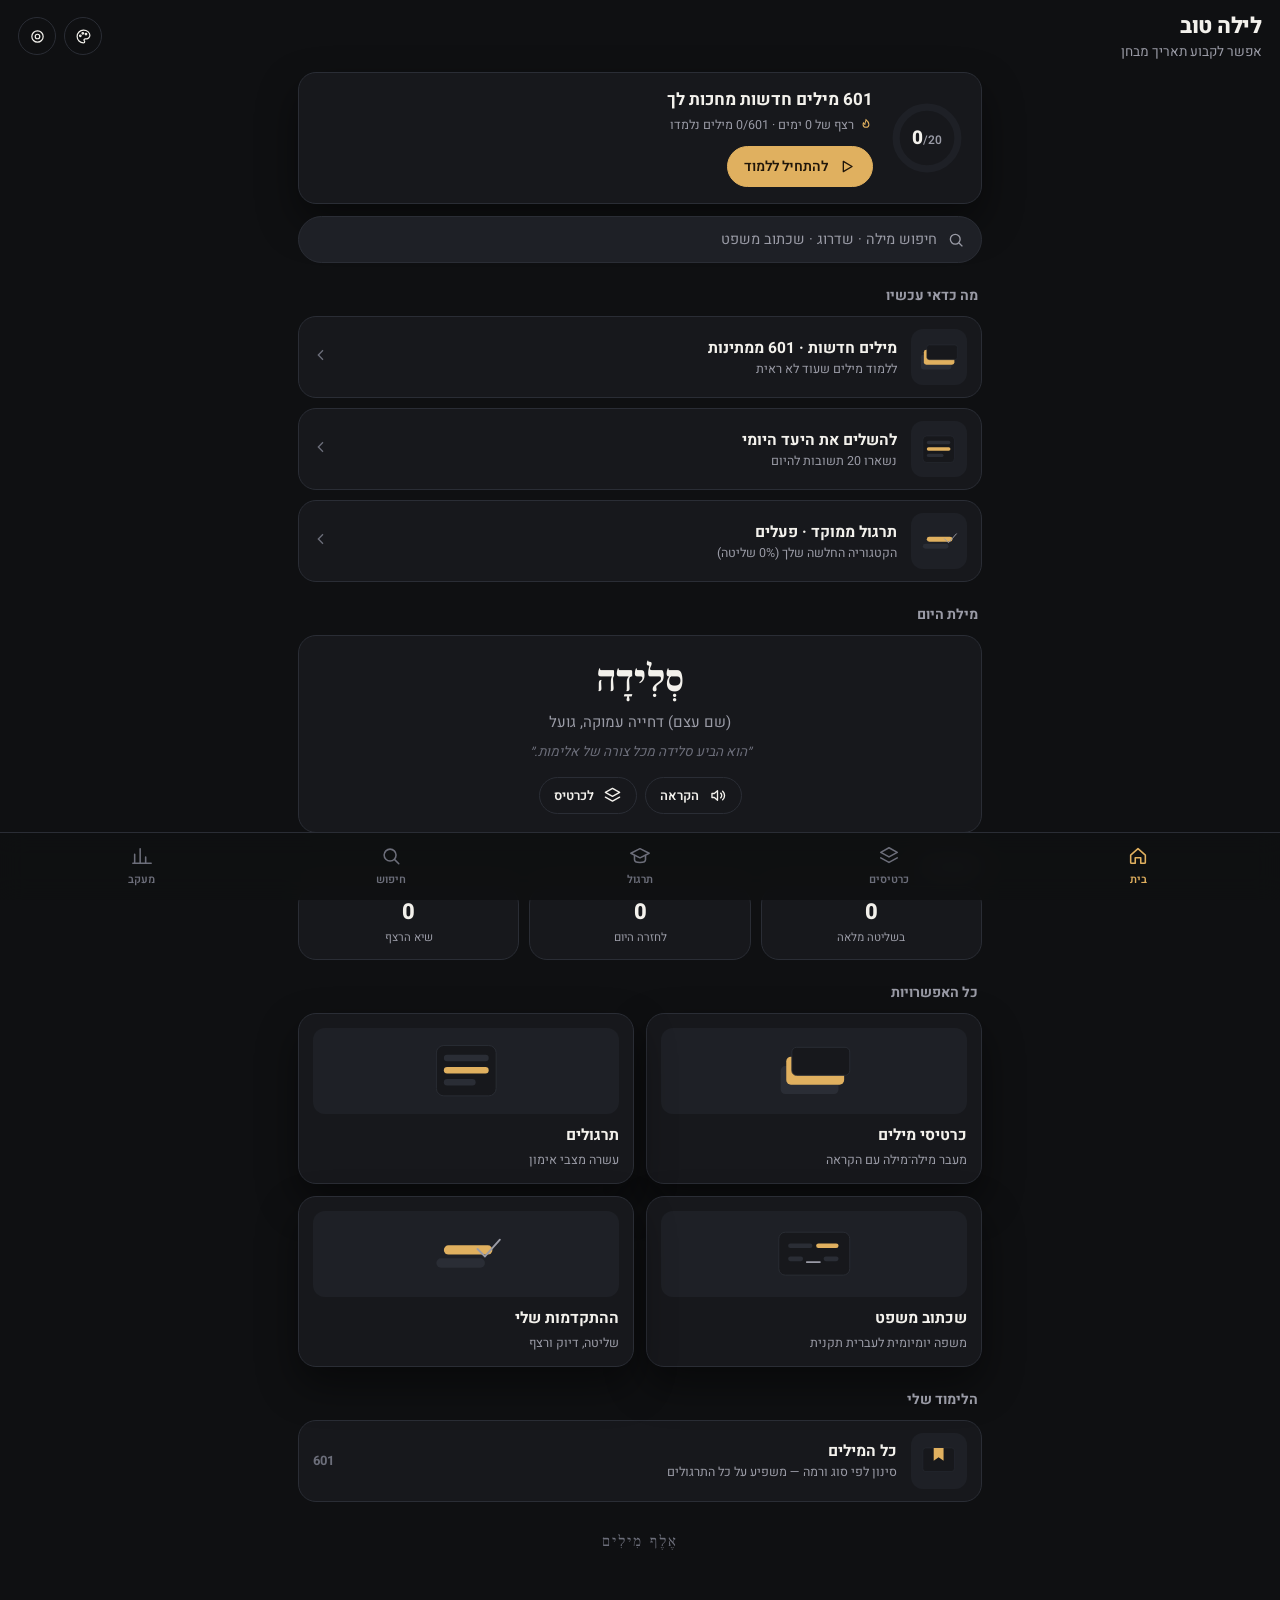
<file: milim/index.html>
<!doctype html>
<html lang="he" dir="rtl">
<head>
<meta charset="utf-8">
<meta name="viewport" content="width=device-width, initial-scale=1, viewport-fit=cover, user-scalable=no">
<meta name="theme-color" content="#0F1012">
<meta name="color-scheme" content="dark light">
<meta name="apple-mobile-web-app-capable" content="yes">
<meta name="mobile-web-app-capable" content="yes">
<meta name="apple-mobile-web-app-status-bar-style" content="black-translucent">
<meta name="apple-mobile-web-app-title" content="אלף">
<meta name="description" content="אלף מילים — אוצר מילים לפסיכומטרי, שדרוג שפה ושכתוב משפטים לעברית תקנית">
<title>אלף מילים</title>
<link rel="manifest" href="./manifest.webmanifest">
<link rel="icon" type="image/png" sizes="192x192" href="./icon-192.png">
<link rel="apple-touch-icon" sizes="180x180" href="./apple-touch-icon.png">
<link rel="preconnect" href="https://fonts.googleapis.com">
<link rel="preconnect" href="https://fonts.gstatic.com" crossorigin>
<link rel="stylesheet" href="https://fonts.googleapis.com/css2?family=Frank+Ruhl+Libre:wght@500;700;900&family=Heebo:wght@400;500;600;700;800&display=swap">
<link rel="stylesheet" href="./styles.css">
</head>
<body>
<div id="app"></div>
<script src="./data.js"></script>
<script src="./thesaurus.js"></script>
<script src="./rewrite.js"></script>
<script src="./app.js"></script>
</body>
</html>
</file>
<file: milim/styles.css>
/* ===== אוצר — עיצוב ===== */
:root{
  --bg:#0F1012; --surface:#17181C; --surface2:#1E2026; --line:#2A2D35;
  --ink:#F3F1EC; --muted:#9A9BA6; --dim:#6C6E7A;
  --accent:#E0B05F; --accent-ink:#20160A;
  --good:#5FC18C; --bad:#E2705F; --star:#E0B05F;
  --shadow:0 18px 40px rgba(0,0,0,.45);
  --r:18px; --rs:12px;
  --pad:max(18px, env(safe-area-inset-left,0px));
}
[data-theme="paper"]{
  --bg:#F6F2EA; --surface:#FFFFFF; --surface2:#F0EBE1; --line:#E2DACB;
  --ink:#1A1A1C; --muted:#6E6A63; --dim:#9A968D;
  --accent:#A9662A; --accent-ink:#FFF8EE;
  --good:#3E8F63; --bad:#C0503D; --star:#B8822F;
  --shadow:0 14px 34px rgba(60,45,20,.13);
}
[data-theme="oled"]{
  --bg:#000000; --surface:#0B0B0D; --surface2:#131317; --line:#222228;
  --ink:#FFFFFF; --muted:#8E8E96; --dim:#5C5C66;
  --accent:#7FB6FF; --accent-ink:#04121F;
  --good:#59C08B; --bad:#E06A6A;
  --shadow:0 18px 40px rgba(0,0,0,.7);
}
[data-theme="sage"]{
  --bg:#101512; --surface:#171D19; --surface2:#1E2622; --line:#28322C;
  --ink:#EEF2EE; --muted:#93A099; --dim:#68756E;
  --accent:#8FD3A8; --accent-ink:#0B1710;
  --good:#8FD3A8; --bad:#E08A72;
  --shadow:0 18px 40px rgba(0,0,0,.5);
}

*{box-sizing:border-box;-webkit-tap-highlight-color:transparent}
html,body{height:100%;margin:0;padding:0}
body{
  background:var(--bg); color:var(--ink);
  font-family:"Heebo",system-ui,-apple-system,"Segoe UI",sans-serif;
  -webkit-font-smoothing:antialiased;
  overscroll-behavior-y:none;
  direction:rtl;
}
button{font:inherit;color:inherit;background:none;border:0;cursor:pointer;padding:0}
input,select{font:inherit;color:inherit}
.hidden{display:none !important}

#app{min-height:100%;display:flex;flex-direction:column}

/* ---------- כללי ---------- */
.icon-btn{
  width:46px;height:46px;border-radius:50%;border:1px solid var(--line);
  display:grid;place-items:center;background:transparent;transition:.18s;flex:0 0 auto;
}
.icon-btn:active{transform:scale(.93);background:var(--surface2)}
.icon-btn svg{width:21px;height:21px;stroke:var(--ink);fill:none;stroke-width:1.7;stroke-linecap:round;stroke-linejoin:round}
.icon-btn.on{background:var(--accent);border-color:var(--accent)}
.icon-btn.on svg{stroke:var(--accent-ink)}
.icon-btn.sm{width:38px;height:38px}
.icon-btn.sm svg{width:17px;height:17px}

.pill{
  display:inline-flex;align-items:center;gap:9px;white-space:nowrap;padding:11px 20px;border-radius:999px;
  border:1px solid var(--line);font-weight:600;font-size:15px;transition:.18s;
}
.pill:active{transform:scale(.96)}
.pill.primary{background:var(--accent);color:var(--accent-ink);border-color:var(--accent)}
.pill svg{width:19px;height:19px;stroke:currentColor;fill:none;stroke-width:1.7;stroke-linecap:round;stroke-linejoin:round}

.seg{display:inline-flex;background:var(--surface);border:1px solid var(--line);border-radius:999px;padding:4px;gap:2px}
.seg button{padding:8px 18px;border-radius:999px;font-size:14px;font-weight:600;color:var(--muted);transition:.18s}
.seg button.on{background:var(--ink);color:var(--bg)}

.topbar{display:flex;align-items:center;justify-content:space-between;gap:10px;
  padding:calc(10px + env(safe-area-inset-top,0px)) var(--pad) 6px}
.screen-title{font-size:22px;font-weight:800;letter-spacing:-.01em}
.sub{color:var(--muted);font-size:13.5px}

/* ---------- מסך כרטיס ---------- */
#home{flex:1;display:flex;flex-direction:column}
.deckbar{display:flex;justify-content:center;padding:2px 0 0}
.deck-pill{display:inline-flex;align-items:center;gap:8px;white-space:nowrap;padding:9px 16px;border-radius:999px;
  background:var(--surface);border:1px solid var(--line);font-size:13.5px;font-weight:600;color:var(--muted)}
.deck-pill b{color:var(--ink);font-weight:700}

.card-area{flex:1;position:relative;display:flex;align-items:center;justify-content:center;
  padding:0 var(--pad);touch-action:pan-y;overflow:hidden}
.card{width:100%;max-width:560px;text-align:center;will-change:transform,opacity}
.card .word{
  font-family:"Frank Ruhl Libre","Heebo",serif;font-weight:700;line-height:1.32;
  font-size:clamp(36px,11vw,60px);letter-spacing:.01em;padding:0 4px;
}
.card .word.long{font-size:clamp(26px,7.4vw,42px)}
.card .pos{color:var(--dim);font-size:13px;margin-top:2px;letter-spacing:.04em}
.card .def{color:var(--muted);font-size:clamp(15px,4.4vw,19px);margin-top:14px;line-height:1.6}
.card .def .tag{color:var(--dim)}
.card .ex{color:var(--dim);font-size:14.5px;margin-top:12px;line-height:1.65;font-style:italic}
.reveal{margin-top:16px;min-height:66px;transition:opacity .22s}
.reveal.off{opacity:0;pointer-events:none}
.tap-hint{color:var(--dim);font-size:13px;margin-top:18px;letter-spacing:.02em}
.say{margin-top:22px;display:flex;justify-content:center}
.chips{display:flex;gap:7px;justify-content:center;flex-wrap:wrap;margin-top:14px}
.chip{font-size:12.5px;padding:5px 11px;border-radius:999px;background:var(--surface2);color:var(--muted);border:1px solid var(--line)}
.chip.ok{color:var(--good)} .chip.no{color:var(--bad)}

.progress-line{height:3px;background:var(--surface2);border-radius:2px;overflow:hidden;margin:0 var(--pad)}
.progress-line i{display:block;height:100%;background:var(--accent);transition:width .3s}

.actions{display:flex;justify-content:space-around;align-items:center;padding:14px var(--pad) 6px;max-width:520px;margin:0 auto;width:100%}
.bottom{display:flex;align-items:center;justify-content:space-between;gap:12px;
  padding:6px var(--pad) calc(14px + env(safe-area-inset-bottom,0px))}

/* ---------- רשימת תרגולים ---------- */
.wrap{padding:0 var(--pad) calc(28px + env(safe-area-inset-bottom,0px));max-width:720px;margin:0 auto;width:100%}
.sec-title{font-size:14px;color:var(--muted);font-weight:700;margin:22px 4px 10px}
.grid2{display:grid;grid-template-columns:1fr 1fr;gap:12px}
.mode-card{background:var(--surface);border:1px solid var(--line);border-radius:var(--r);padding:14px;
  display:flex;flex-direction:column;gap:10px;align-items:stretch;text-align:right;transition:.18s;box-shadow:var(--shadow)}
.mode-card:active{transform:scale(.975)}
.mode-card .art{height:86px;border-radius:var(--rs);background:var(--surface2);display:grid;place-items:center;overflow:hidden}
.mode-card .art svg{width:76%;height:76%}
.mode-card .nm{font-weight:700;font-size:15.5px}
.mode-card .ds{font-size:12.5px;color:var(--muted);margin-top:-6px}
.row-card{background:var(--surface);border:1px solid var(--line);border-radius:var(--r);padding:12px 14px;
  display:flex;align-items:center;gap:14px;width:100%;text-align:right;transition:.18s}
.row-card:active{transform:scale(.985)}
.row-card .art{width:56px;height:56px;border-radius:var(--rs);background:var(--surface2);display:grid;place-items:center;flex:0 0 auto}
.row-card .art svg{width:88%;height:auto}
.row-card .nm{font-weight:700;font-size:15.5px}
.row-card .ds{font-size:12.5px;color:var(--muted)}
.row-card .cnt{margin-inline-start:auto;font-size:13px;color:var(--dim);font-weight:700}
.art svg .a{fill:var(--accent)} .art svg .b{fill:var(--line)} .art svg .c{fill:var(--surface)}
.art svg .s{stroke:var(--muted);fill:none;stroke-width:2;stroke-linecap:round}

/* ---------- חידון ---------- */
.quiz{flex:1;display:flex;flex-direction:column}
.qhead{display:flex;align-items:center;gap:12px;padding:calc(10px + env(safe-area-inset-top,0px)) var(--pad) 8px}
.qhead .meter{flex:1;height:6px;background:var(--surface2);border-radius:3px;overflow:hidden}
.qhead .meter i{display:block;height:100%;background:var(--accent);transition:width .35s}
.qhead .score{font-weight:800;font-size:15px;min-width:42px;text-align:center}
.qbody{flex:1;display:flex;flex-direction:column;justify-content:center;padding:10px var(--pad);max-width:640px;margin:0 auto;width:100%}
.qprompt{text-align:center;margin-bottom:26px}
.qkind{color:var(--dim);font-size:12.5px;letter-spacing:.05em;margin-bottom:12px}
.qword{font-family:"Frank Ruhl Libre",serif;font-weight:700;font-size:clamp(30px,9vw,46px);line-height:1.35}
.qtext{font-size:clamp(17px,5vw,22px);line-height:1.65;font-weight:500}
.qtext .blank{display:inline-block;min-width:86px;border-bottom:2px dashed var(--accent);vertical-align:-3px;margin:0 4px}
.opts{display:flex;flex-direction:column;gap:10px}
.opt{background:var(--surface);border:1.5px solid var(--line);border-radius:14px;padding:15px 16px;text-align:right;
  font-size:15.5px;line-height:1.45;transition:.15s;position:relative}
.opt:active{transform:scale(.985)}
.opt.ok{border-color:var(--good);background:color-mix(in srgb,var(--good) 14%,transparent)}
.opt.no{border-color:var(--bad);background:color-mix(in srgb,var(--bad) 12%,transparent)}
.opt.gone{opacity:.35;text-decoration:line-through}
.opt .k{position:absolute;inset-inline-start:12px;top:50%;transform:translateY(-50%);color:var(--dim);font-size:12px}
.qfoot{padding:10px var(--pad) calc(16px + env(safe-area-inset-bottom,0px));display:flex;gap:10px;align-items:center;justify-content:center;min-height:74px}
.verdict{font-weight:700;font-size:15px}
.verdict.ok{color:var(--good)} .verdict.no{color:var(--bad)}

/* דירוג כרטיסיות */
.grade{display:flex;gap:10px;width:100%;max-width:520px}
.grade button{flex:1;padding:14px 6px;border-radius:14px;border:1.5px solid var(--line);font-weight:700;font-size:14px}
.grade .g0{color:var(--bad)} .grade .g1{color:var(--muted)} .grade .g2{color:var(--good)}
.grade small{display:block;font-weight:400;font-size:11px;color:var(--dim);margin-top:3px}

/* ---------- התאמה ---------- */
.match{display:grid;grid-template-columns:1fr 1fr;gap:10px}
.match .m{background:var(--surface);border:1.5px solid var(--line);border-radius:12px;padding:12px 10px;
  font-size:14px;min-height:74px;display:grid;place-items:center;text-align:center;line-height:1.4;transition:.15s}
.match .m.sel{border-color:var(--accent)}
.match .m.done{opacity:.25;pointer-events:none}
.match .m.w{font-family:"Frank Ruhl Libre",serif;font-size:18px;font-weight:700}

/* ---------- תשבץ ---------- */
.xw-wrap{overflow:auto;padding:6px 0 2px}
.xw{display:grid;gap:2px;margin:0 auto;width:max-content;direction:rtl}
.xw .cell{width:var(--cs,34px);height:var(--cs,34px);background:transparent}
.xw .cell.on{background:var(--surface);border:1px solid var(--line);border-radius:4px;position:relative}
.xw .cell input{width:100%;height:100%;border:0;background:transparent;text-align:center;
  font-size:calc(var(--cs,34px) * .52);font-weight:700;font-family:"Frank Ruhl Libre",serif;padding:0;outline:none;direction:rtl}
.xw .cell.ok{background:color-mix(in srgb,var(--good) 22%,transparent);border-color:var(--good)}
.xw .cell .n{position:absolute;top:0;right:3px;font-size:9px;color:var(--dim);line-height:1}
.xw .cell.cur{outline:2px solid var(--accent);outline-offset:-2px}
.clue-box{background:var(--surface);border:1px solid var(--line);border-radius:var(--rs);padding:12px 14px;margin-top:10px;min-height:62px}
.clue-box .lbl{font-size:12px;color:var(--dim)}
.clue-box .txt{font-size:15px;margin-top:3px;line-height:1.45}
.clue-list{margin-top:12px}
.clue-list h4{margin:12px 0 6px;font-size:13px;color:var(--muted)}
.clue-list div{font-size:13.5px;color:var(--muted);padding:4px 0;display:flex;gap:8px}
.clue-list div b{color:var(--ink);min-width:18px}
.clue-list div.solved{color:var(--good);text-decoration:line-through;opacity:.7}

/* ---------- התקדמות ---------- */
.stat-grid{display:grid;grid-template-columns:1fr 1fr;gap:12px;margin-top:4px}
.stat{background:var(--surface);border:1px solid var(--line);border-radius:var(--r);padding:16px}
.stat .v{font-size:28px;font-weight:800;line-height:1.1}
.stat .l{font-size:12.5px;color:var(--muted);margin-top:4px}
.rings{display:flex;gap:14px;justify-content:space-around;align-items:center;
  background:var(--surface);border:1px solid var(--line);border-radius:var(--r);padding:18px 12px}
.ring{display:flex;flex-direction:column;align-items:center;gap:8px}
.ring svg{width:78px;height:78px;transform:rotate(-90deg)}
.ring .bgc{stroke:var(--surface2)} .ring .fg{stroke:var(--accent);stroke-linecap:round;transition:stroke-dashoffset .6s}
.ring .pc{position:relative;display:grid;place-items:center}
.ring .pc span{position:absolute;font-size:16px;font-weight:800}
.ring .lb{font-size:12.5px;color:var(--muted)}
.heat{display:grid;grid-template-columns:repeat(17,1fr);gap:3px;direction:ltr;margin-top:6px}
.heat i{aspect-ratio:1;border-radius:2px;background:var(--surface2)}
.heat i.l1{background:color-mix(in srgb,var(--accent) 28%,var(--surface2))}
.heat i.l2{background:color-mix(in srgb,var(--accent) 55%,var(--surface2))}
.heat i.l3{background:var(--accent)}
.bar{height:8px;background:var(--surface2);border-radius:4px;overflow:hidden;margin-top:6px}
.bar i{display:block;height:100%;background:var(--accent)}
.wlist{display:flex;flex-direction:column;gap:8px;margin-top:8px}
.wrow{display:flex;align-items:center;gap:10px;background:var(--surface);border:1px solid var(--line);
  border-radius:var(--rs);padding:10px 12px}
.wrow .w{font-family:"Frank Ruhl Libre",serif;font-weight:700;font-size:17px}
.wrow .d{font-size:12.5px;color:var(--muted);flex:1;overflow:hidden;text-overflow:ellipsis;white-space:nowrap}
.wrow .m{font-size:12px;color:var(--bad);font-weight:700}

/* ---------- גיליון תחתון ---------- */
.sheet-bg{position:fixed;inset:0;background:rgba(0,0,0,.55);backdrop-filter:blur(3px);z-index:40;opacity:0;transition:.2s}
.sheet-bg.show{opacity:1}
.sheet{position:fixed;inset-inline:0;bottom:0;z-index:41;background:var(--surface);
  border-radius:22px 22px 0 0;border-top:1px solid var(--line);max-height:86vh;overflow:auto;
  padding:10px var(--pad) calc(22px + env(safe-area-inset-bottom,0px));transform:translateY(100%);transition:transform .26s cubic-bezier(.2,.8,.2,1)}
.sheet.show{transform:translateY(0)}
.sheet .handle{width:42px;height:4px;border-radius:2px;background:var(--line);margin:6px auto 14px}
.sheet h3{margin:0 0 4px;font-size:20px}
.sheet .row{display:flex;align-items:center;justify-content:space-between;gap:12px;padding:13px 2px;border-bottom:1px solid var(--line)}
.sheet .row:last-child{border-bottom:0}
.sheet .row .lbl{font-size:15px}
.sheet .row .hint{font-size:12px;color:var(--muted);margin-top:2px}
.opt-list{display:flex;gap:8px;flex-wrap:wrap;margin-top:10px}
.tog{padding:9px 14px;border-radius:999px;border:1.5px solid var(--line);font-size:13.5px;font-weight:600;color:var(--muted)}
.tog.on{border-color:var(--accent);color:var(--accent)}
.theme-dots{display:flex;gap:10px}
.tdot{width:34px;height:34px;border-radius:50%;border:2px solid var(--line);display:grid;place-items:center}
.tdot.on{border-color:var(--accent)}
.tdot i{width:20px;height:20px;border-radius:50%;display:block}
input[type="date"],input[type="number"]{background:var(--surface2);border:1px solid var(--line);
  border-radius:10px;padding:8px 10px;font-size:14px;min-width:130px}

/* ---------- סיום ---------- */
.done{flex:1;display:flex;flex-direction:column;align-items:center;justify-content:center;gap:6px;padding:0 var(--pad);text-align:center}
.done .big{font-size:58px;font-weight:800;line-height:1}
.done .ttl{font-size:20px;font-weight:700;margin-top:10px}
.done .sub2{color:var(--muted);font-size:14px;margin-top:4px;line-height:1.6}
.done .btns{display:flex;gap:10px;margin-top:26px;flex-wrap:wrap;justify-content:center}

.toast{position:fixed;inset-inline:0;bottom:calc(84px + env(safe-area-inset-bottom,0px));display:flex;justify-content:center;z-index:60;pointer-events:none}
.toast span{background:var(--ink);color:var(--bg);padding:9px 18px;border-radius:999px;font-size:13.5px;font-weight:600;
  opacity:0;transform:translateY(8px);transition:.2s}
.toast.show span{opacity:1;transform:translateY(0)}

@keyframes pop{0%{transform:scale(.9);opacity:0}100%{transform:scale(1);opacity:1}}
.pop{animation:pop .22s ease-out}


/* ---------- ניווט תחתון ---------- */
.tabbar{
  position:sticky;bottom:0;z-index:20;display:grid;grid-template-columns:repeat(5,1fr);
  gap:2px;background:color-mix(in srgb,var(--bg) 88%,transparent);backdrop-filter:blur(12px);
  border-top:1px solid var(--line);margin-top:auto;
  padding:8px var(--pad) calc(8px + env(safe-area-inset-bottom,0px));
}
.tab{display:flex;flex-direction:column;align-items:center;gap:4px;padding:4px 0;color:var(--dim);transition:.15s}
.tab svg{width:22px;height:22px;stroke:currentColor;fill:none;stroke-width:1.7;stroke-linecap:round;stroke-linejoin:round}
.tab span{font-size:11px;font-weight:600}
.tab.on{color:var(--accent)}
.tab:active{transform:scale(.92)}
.wrap{padding-bottom:18px}
#app>.wrap{flex:1}

/* ---------- לוח מחוונים ---------- */
.hero{background:var(--surface);border:1px solid var(--line);border-radius:var(--r);
  padding:16px;display:flex;gap:16px;align-items:center;box-shadow:var(--shadow);margin-top:4px}
.hero-ring{position:relative;flex:0 0 auto;display:grid;place-items:center}
.hero-ring svg{width:76px;height:76px;transform:rotate(-90deg)}
.hero-ring .bgc{stroke:var(--surface2)}
.hero-ring .fg{stroke:var(--accent);stroke-linecap:round;transition:stroke-dashoffset .6s}
.hero-ring b{position:absolute;font-size:19px;font-weight:800;font-variant-numeric:tabular-nums}
.hero-ring b i{font-style:normal;font-size:12px;color:var(--muted);font-weight:600}
.hero-txt{flex:1;min-width:0}
.hero-t{font-size:17px;font-weight:700;line-height:1.3;text-wrap:balance}
.hero-d{font-size:12.5px;color:var(--muted);margin-top:5px;display:flex;align-items:center;gap:5px}
.hero-d svg{width:14px;height:14px;stroke:var(--accent);fill:none;stroke-width:1.8}
.hero-txt .pill{margin-top:12px;padding:9px 16px;font-size:14px}

.searchbar{display:flex;align-items:center;gap:10px;width:100%;margin-top:12px;
  background:var(--surface2);border:1px solid var(--line);border-radius:999px;padding:12px 16px;
  color:var(--muted);font-size:14.5px;text-align:right}
.searchbar svg{width:18px;height:18px;stroke:var(--muted);fill:none;stroke-width:1.8;flex:0 0 auto}
.searchbar:active{transform:scale(.99)}

.wod{background:var(--surface);border:1px solid var(--line);border-radius:var(--r);padding:18px 16px;text-align:center}
.wod-w{font-family:"Frank Ruhl Libre",serif;font-weight:700;font-size:clamp(28px,8vw,38px);line-height:1.35}
.wod-d{color:var(--muted);font-size:15px;margin-top:6px;line-height:1.5}
.wod-e{color:var(--dim);font-size:13.5px;margin-top:8px;font-style:italic;line-height:1.6}
.wod-b{display:flex;gap:8px;justify-content:center;margin-top:14px}
.wod-b .pill{padding:8px 14px;font-size:13px}

.tile3{display:grid;grid-template-columns:repeat(3,1fr);gap:10px}
.tile3 .stat{padding:13px 10px;text-align:center}
.tile3 .v{font-size:22px}
.tile3 .l{font-size:11.5px}
.row-card .cnt svg{width:16px;height:16px;stroke:var(--dim);fill:none;stroke-width:2}

/* ---------- חיפוש ---------- */
.searchfield{display:flex;align-items:center;gap:8px;margin-top:12px;
  background:var(--surface);border:1.5px solid var(--line);border-radius:14px;padding:6px 14px}
.searchfield:focus-within{border-color:var(--accent)}
.searchfield svg{width:18px;height:18px;stroke:var(--muted);fill:none;stroke-width:1.8;flex:0 0 auto}
.searchfield input{flex:1;min-width:0;background:none;border:0;outline:none;padding:10px 0;font-size:16px}
.searchfield input::placeholder{color:var(--dim)}
.searchfield input::-webkit-search-cancel-button,
.searchfield input::-webkit-search-decoration{-webkit-appearance:none;display:none}
.searchfield .icon-btn{border:0}
.empty{text-align:center;color:var(--muted);padding:34px 16px}
.empty svg{width:30px;height:30px;stroke:var(--dim);fill:none;stroke-width:1.6;margin-bottom:10px}
.empty p{font-size:14px;line-height:1.65;margin:0 auto;max-width:34ch}
.sugg{display:flex;gap:8px;flex-wrap:wrap;justify-content:center;margin-top:16px}
.wrow.tap{width:100%;text-align:right;cursor:pointer}
.wrow.tap:active{transform:scale(.99)}
.wrow .go{margin-inline-start:auto;flex:0 0 auto}
.wrow .go svg{width:15px;height:15px;stroke:var(--dim);fill:none;stroke-width:2}
.upg{display:flex;flex-direction:column;gap:8px}
.up{display:flex;align-items:center;gap:12px;background:var(--surface);border:1px solid var(--line);
  border-radius:var(--rs);padding:12px 14px}
.up.tap{cursor:pointer}
.up.tap:active{transform:scale(.99)}
.up .uw{font-family:"Frank Ruhl Libre",serif;font-weight:700;font-size:19px;flex:0 0 auto;max-width:46%}
.up .ud{font-size:12.5px;color:var(--muted);line-height:1.4}
.up .ua{margin-inline-start:auto;flex:0 0 auto}
.up .ua svg{width:15px;height:15px;stroke:var(--dim);fill:none;stroke-width:2}
.up .ext{font-size:10.5px;color:var(--dim);border:1px solid var(--line);border-radius:999px;padding:3px 7px;white-space:nowrap}

/* ---------- שכתוב משפט ---------- */
.sentbox{margin-top:12px}
.sentbox textarea{width:100%;background:var(--surface);border:1.5px solid var(--line);border-radius:14px;
  padding:14px;font:inherit;font-size:16px;line-height:1.6;color:var(--ink);resize:vertical;outline:none}
.sentbox textarea:focus{border-color:var(--accent)}
.sentbox textarea::placeholder{color:var(--dim)}
.rwb{display:flex;gap:8px;flex-wrap:wrap;margin-top:12px}
.rwcard{background:var(--surface);border:1px solid var(--line);border-radius:var(--r);padding:16px;
  font-family:"Frank Ruhl Libre",serif;font-size:20px;line-height:2.1;white-space:pre-wrap}
.rwcard .sw{font:inherit;color:var(--accent);border-bottom:2px solid color-mix(in srgb,var(--accent) 45%,transparent);
  padding:0 1px;border-radius:3px}
.rwcard .sw:active{background:color-mix(in srgb,var(--accent) 18%,transparent)}
.rwcard .sw.off{color:var(--muted);border-bottom-style:dotted;border-bottom-color:var(--line)}
.rwsrc{margin-top:12px;background:var(--surface2);border:1px solid var(--line);border-radius:var(--rs);
  padding:12px 14px;font-size:14.5px;line-height:1.9;color:var(--muted)}
.rwsrc mark{background:color-mix(in srgb,var(--accent) 20%,transparent);color:var(--ink);border-radius:3px;padding:1px 3px}
.sheet .row.alt{width:100%;text-align:right;gap:10px}
.sheet .row.alt.on .lbl{color:var(--accent)}
.sheet .row.alt svg{width:18px;height:18px;stroke:var(--accent);fill:none;stroke-width:2.2}

/* ---------- גרדום ---------- */
.gword{font-family:"Frank Ruhl Libre",serif;font-size:clamp(26px,8vw,38px);font-weight:700;
  letter-spacing:.12em;direction:rtl;margin:10px 0 6px}
.gword.ok{color:var(--good)} .gword.no{color:var(--bad)}
.lives{font-size:17px;color:var(--bad);letter-spacing:.14em}
.lives span{color:var(--line)}
.keys{display:grid;grid-template-columns:repeat(8,1fr);gap:6px;margin-top:8px}
.key{background:var(--surface);border:1px solid var(--line);border-radius:10px;padding:11px 0;
  font-family:"Frank Ruhl Libre",serif;font-size:19px;font-weight:700;transition:.12s}
.key:active{transform:scale(.92)}
.key.ok{background:color-mix(in srgb,var(--good) 22%,transparent);border-color:var(--good)}
.key.no{opacity:.3}
.key:disabled{pointer-events:none}

.mark{text-align:center;margin-top:30px;font-family:"Frank Ruhl Libre",serif;font-size:15px;
  letter-spacing:.14em;color:var(--dim)}
</file>
